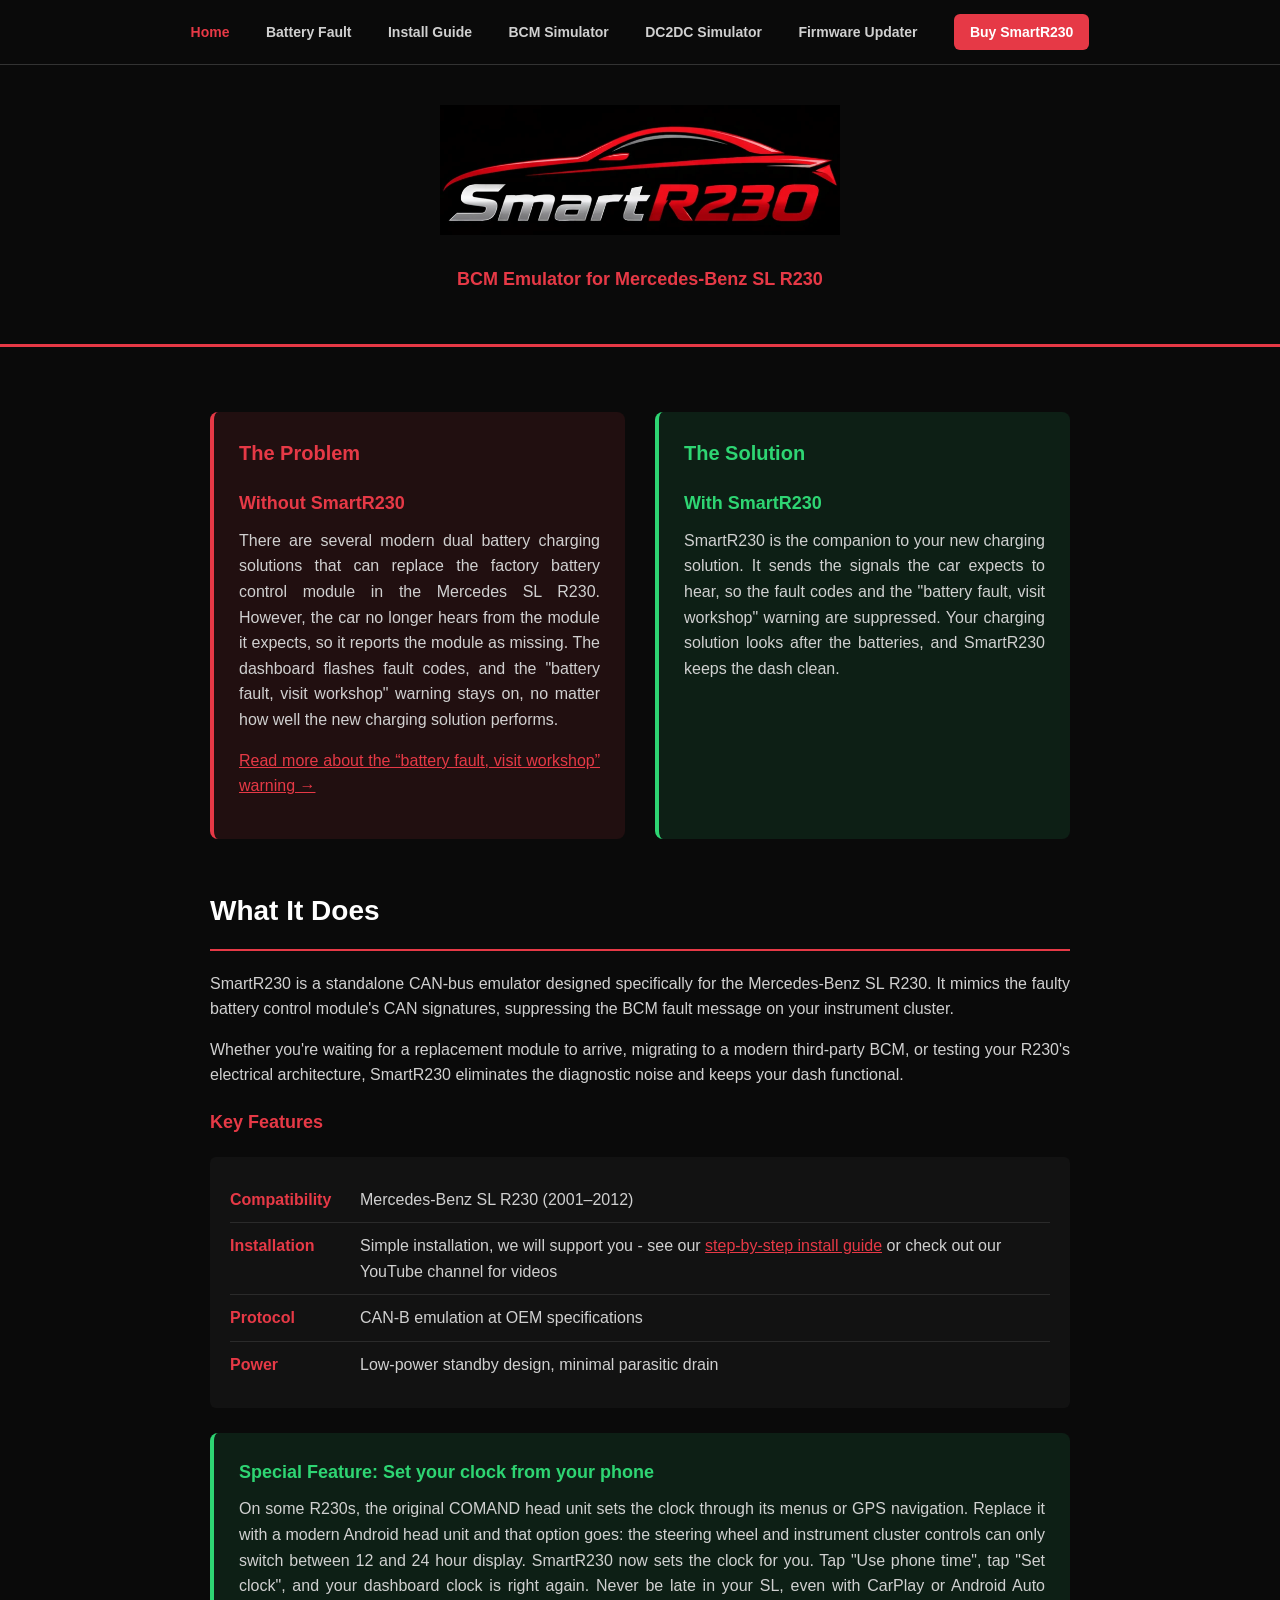
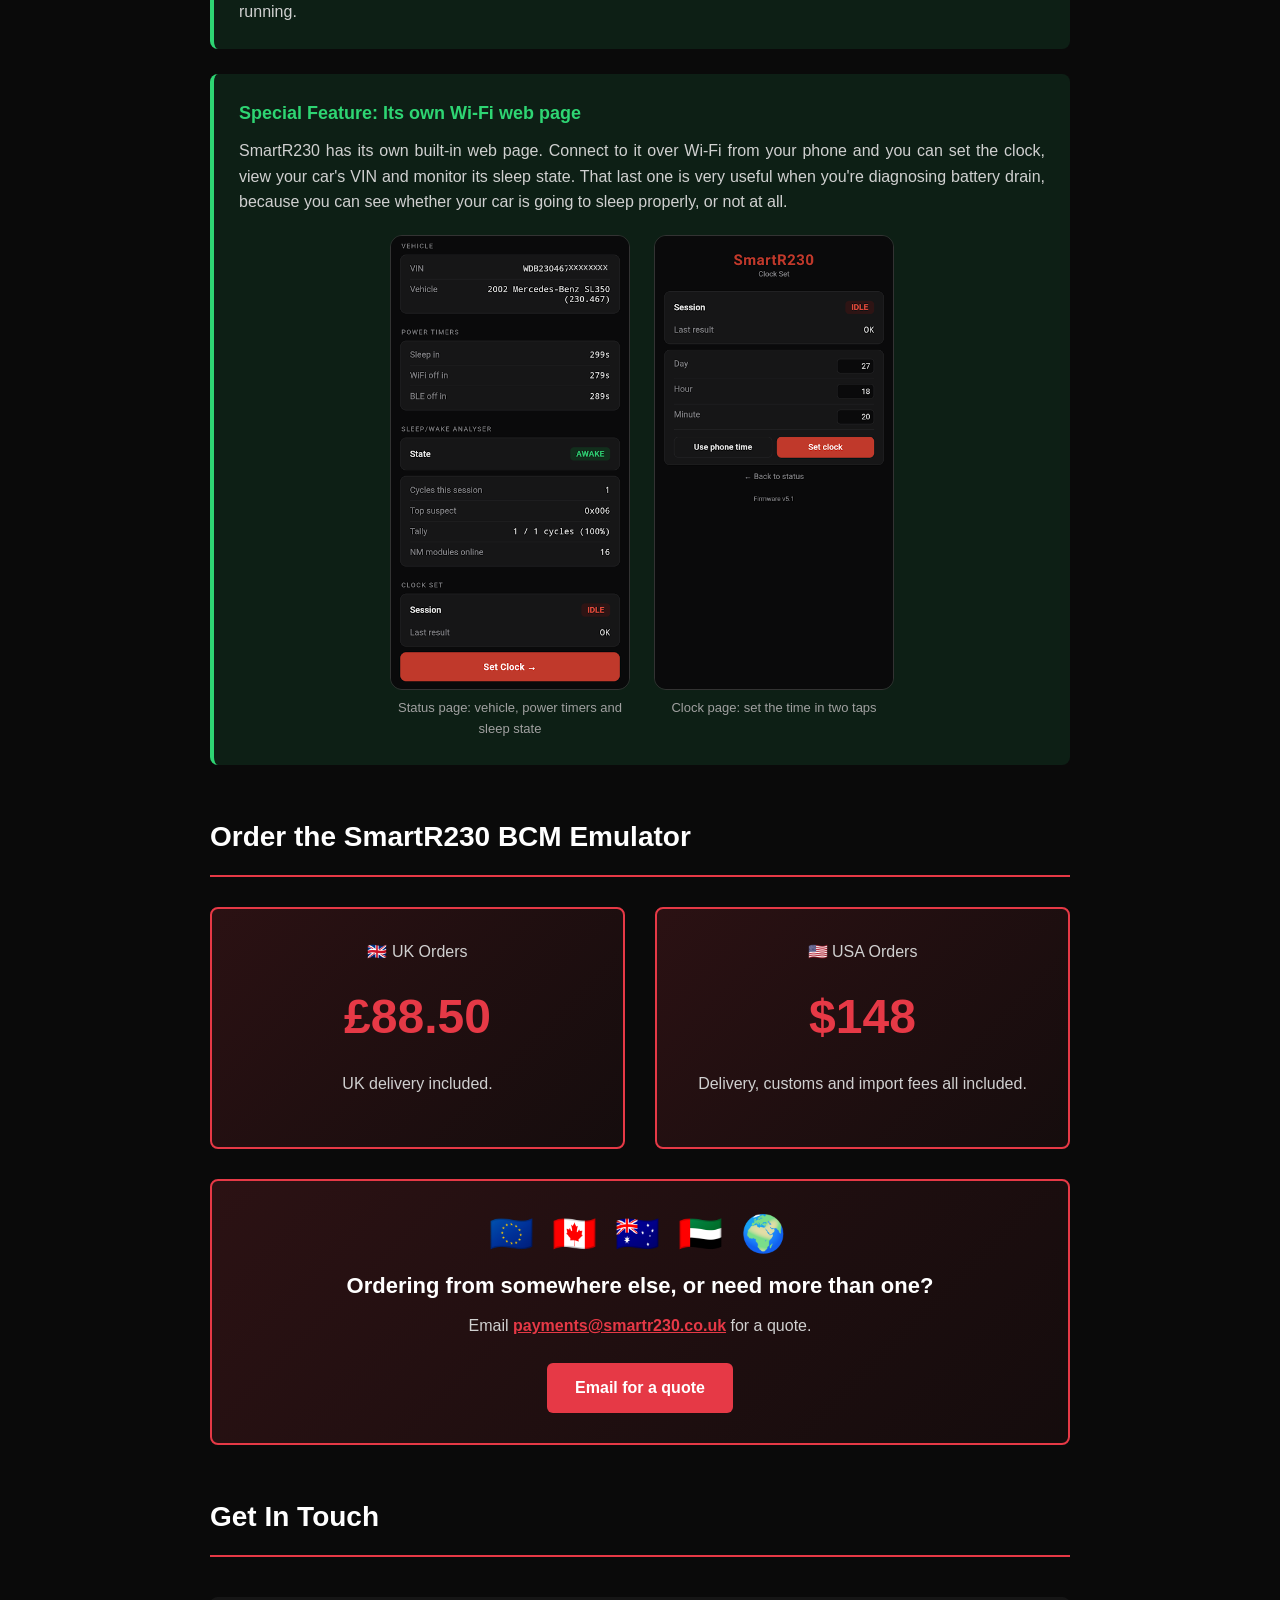
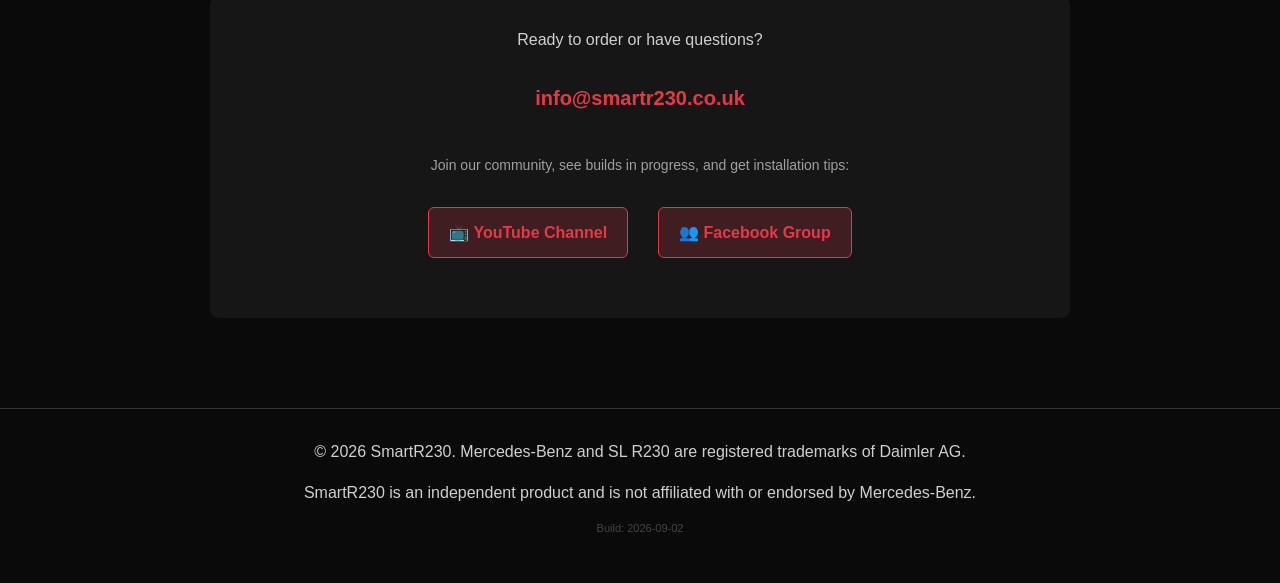
<file: index.html>
<!DOCTYPE html>
<html lang="en">
<head>
    <meta charset="UTF-8">
    <meta name="viewport" content="width=device-width, initial-scale=1.0">
    <title>SmartR230 BCM Emulator for Mercedes SL R230 | Battery Fault Fix</title>
    <meta name="description" content="CAN-bus emulator that clears the R230 SL 'battery fault, visit workshop' warning when you replace the BCM. £88.50 UK / $148 US, delivery included.">
    <link rel="canonical" href="https://smartr230.co.uk/">
    <meta property="og:type" content="website">
    <meta property="og:site_name" content="SmartR230">
    <meta property="og:title" content="SmartR230 BCM Emulator for Mercedes SL R230">
    <meta property="og:description" content="Clears the R230 SL 'battery fault, visit workshop' warning when you replace the BCM. Also sets your dashboard clock from your phone.">
    <meta property="og:url" content="https://smartr230.co.uk/">
    <meta property="og:image" content="https://smartr230.co.uk/assets/smartr230-logo.png">
    <meta name="twitter:card" content="summary">
    <script type="application/ld+json">
    {
      "@context": "https://schema.org",
      "@type": "Product",
      "name": "SmartR230 BCM Emulator",
      "description": "CAN-B bus emulator for the Mercedes-Benz SL R230 (2001-2012). Replaces the signals of the factory battery control module so the 'battery fault, visit workshop' warning and BCM fault codes are suppressed when a third-party dual battery charging solution is fitted.",
      "image": "https://smartr230.co.uk/assets/smartr230-logo.png",
      "url": "https://smartr230.co.uk/",
      "brand": { "@type": "Brand", "name": "SmartR230" },
      "offers": [
        {
          "@type": "Offer",
          "url": "https://smartr230.co.uk/#order",
          "price": "88.50",
          "priceCurrency": "GBP",
          "availability": "https://schema.org/MadeToOrder",
          "eligibleRegion": { "@type": "Country", "name": "GB" }
        },
        {
          "@type": "Offer",
          "url": "https://smartr230.co.uk/#order",
          "price": "148.00",
          "priceCurrency": "USD",
          "availability": "https://schema.org/MadeToOrder",
          "eligibleRegion": { "@type": "Country", "name": "US" }
        }
      ]
    }
    </script>
    <link rel="preconnect" href="https://www.paypal.com">
    <link rel="icon" href="assets/favicon.ico">
    <link rel="stylesheet" href="styles.css">
</head>
<body>
    <nav>
        <a href="/" class="active">Home</a>
        <a href="/r230-battery-fault-visit-workshop">Battery Fault</a>
        <a href="/install-instructions">Install Guide</a>
        <a href="/simulator">BCM Simulator</a>
        <a href="/dc2dc-simulator">DC2DC Simulator</a>
        <a href="/update/flash">Firmware Updater</a>
        <a href="/#order" class="nav-buy">Buy SmartR230</a>
    </nav>

    <header>
        <img src="assets/smartr230-logo.webp" alt="SmartR230 Logo" class="logo" width="789" height="256" style="width: 100%; max-width: 400px; height: auto;">
        <h1 class="tagline">BCM Emulator for Mercedes-Benz SL R230</h1>
    </header>

    <main>
        <section>
            <div class="problem-solution">
                <div class="problem-box">
                    <h2>The Problem</h2>
                    <h3>Without SmartR230</h3>
                    <p>There are several modern dual battery charging solutions that can replace the factory battery control module in the Mercedes SL R230. However, the car no longer hears from the module it expects, so it reports the module as missing. The dashboard flashes fault codes, and the "battery fault, visit workshop" warning stays on, no matter how well the new charging solution performs.</p>
                    <p><a href="/r230-battery-fault-visit-workshop" style="color: #e63946;">Read more about the &ldquo;battery fault, visit workshop&rdquo; warning &rarr;</a></p>
                </div>
                <div class="solution-box">
                    <h2>The Solution</h2>
                    <h3>With SmartR230</h3>
                    <p>SmartR230 is the companion to your new charging solution. It sends the signals the car expects to hear, so the fault codes and the "battery fault, visit workshop" warning are suppressed. Your charging solution looks after the batteries, and SmartR230 keeps the dash clean.</p>
                </div>
            </div>
        </section>

        <section>
            <h2>What It Does</h2>
            <p>SmartR230 is a standalone CAN-bus emulator designed specifically for the Mercedes-Benz SL R230. It mimics the faulty battery control module's CAN signatures, suppressing the BCM fault message on your instrument cluster.</p>
            <p>Whether you're waiting for a replacement module to arrive, migrating to a modern third-party BCM, or testing your R230's electrical architecture, SmartR230 eliminates the diagnostic noise and keeps your dash functional.</p>

            <h3>Key Features</h3>
            <div class="specs">
                <div class="spec-item">
                    <div class="spec-label">Compatibility</div>
                    <div class="spec-value">Mercedes-Benz SL R230 (2001–2012)</div>
                </div>
                <div class="spec-item">
                    <div class="spec-label">Installation</div>
                    <div class="spec-value">Simple installation, we will support you - see our <a href="/install-instructions" style="color: #e63946;">step-by-step install guide</a> or check out our YouTube channel for videos</div>
                </div>
                <div class="spec-item">
                    <div class="spec-label">Protocol</div>
                    <div class="spec-value">CAN-B emulation at OEM specifications</div>
                </div>
                <div class="spec-item">
                    <div class="spec-label">Power</div>
                    <div class="spec-value">Low-power standby design, minimal parasitic drain</div>
                </div>
            </div>

            <div class="solution-box" style="margin-top: 25px;">
                <h3 style="margin-top: 0;">Special Feature: Set your clock from your phone</h3>
                <p style="margin-bottom: 0;">On some R230s, the original COMAND head unit sets the clock through its menus or GPS navigation. Replace it with a modern Android head unit and that option goes: the steering wheel and instrument cluster controls can only switch between 12 and 24 hour display. SmartR230 now sets the clock for you. Tap "Use phone time", tap "Set clock", and your dashboard clock is right again. Never be late in your SL, even with CarPlay or Android Auto running.</p>
            </div>

            <div class="solution-box" style="margin-top: 25px;">
                <h3 style="margin-top: 0;">Special Feature: Its own Wi-Fi web page</h3>
                <p>SmartR230 has its own built-in web page. Connect to it over Wi-Fi from your phone and you can set the clock, view your car's VIN and monitor its sleep state. That last one is very useful when you're diagnosing battery drain, because you can see whether your car is going to sleep properly, or not at all.</p>
                <div class="screenshot-pair">
                    <figure>
                        <img src="assets/wifi-status-page.png" width="410" height="781" alt="SmartR230 status page showing the vehicle, power timers and sleep/wake analyser" loading="lazy">
                        <figcaption>Status page: vehicle, power timers and sleep state</figcaption>
                    </figure>
                    <figure>
                        <img src="assets/wifi-clock-page.png" width="410" height="781" alt="SmartR230 clock set page with day, hour and minute fields and a Use phone time button" loading="lazy">
                        <figcaption>Clock page: set the time in two taps</figcaption>
                    </figure>
                </div>
            </div>
        </section>

        <section id="order">
            <h2>Order the SmartR230 BCM Emulator</h2>
            <div class="pricing-options">
                <div class="pricing">
                    <p>🇬🇧 UK Orders</p>
                    <div class="price">£88.50</div>
                    <p>UK delivery included.</p>
                    <div id="paypal-button-container-uk" style="max-width: 320px; margin: 20px auto 0;"></div>
                </div>
                <div class="pricing">
                    <p>🇺🇸 USA Orders</p>
                    <div class="price">$148</div>
                    <p>Delivery, customs and import fees all included.</p>
                    <div id="paypal-button-container-us" style="max-width: 320px; margin: 20px auto 0;"></div>
                </div>
            </div>
            <p id="paypal-status" style="text-align: center; margin-top: 15px;"></p>
            <div class="pricing quote-box">
                <div class="quote-flags" role="img" aria-label="Flags of the European Union, Canada, Australia and the United Arab Emirates">🇪🇺 🇨🇦 🇦🇺 🇦🇪 🌍</div>
                <h3>Ordering from somewhere else, or need more than one?</h3>
                <p>Email <a href="mailto:payments@smartr230.co.uk">payments@smartr230.co.uk</a> for a quote.</p>
                <a class="quote-btn" href="mailto:payments@smartr230.co.uk?subject=SmartR230%20quote%20request">Email for a quote</a>
            </div>
        </section>

        <script src="https://www.paypal.com/sdk/js?client-id=BAAcSpW-dT9A1tea4xLPq87EJvD2j2VQxBCmRavNt0XgtLC7FP1upBULn8gwcmB4dkuerIxoNvjFxgDM7o&currency=GBP&components=buttons" data-namespace="paypal_uk"></script>
        <script src="https://www.paypal.com/sdk/js?client-id=BAAcSpW-dT9A1tea4xLPq87EJvD2j2VQxBCmRavNt0XgtLC7FP1upBULn8gwcmB4dkuerIxoNvjFxgDM7o&currency=USD&components=buttons" data-namespace="paypal_us"></script>
        <script>
            function showPaypalStatus(msg) {
                document.getElementById('paypal-status').textContent = msg;
            }

            paypal_uk.Buttons({
                style: { color: 'gold', shape: 'rect', label: 'paypal' },
                createOrder: function(data, actions) {
                    return actions.order.create({
                        purchase_units: [{
                            description: 'SmartR230 BCM Emulator (UK delivery included)',
                            amount: { value: '88.50', currency_code: 'GBP' }
                        }]
                    });
                },
                onApprove: function(data, actions) {
                    return actions.order.capture().then(function(details) {
                        showPaypalStatus('Thanks, ' + details.payer.name.given_name + '! Payment received - a confirmation is on its way from PayPal.');
                    });
                },
                onError: function(err) {
                    showPaypalStatus('Something went wrong with PayPal checkout. Please try again, or email payments@smartr230.co.uk.');
                    console.error('PayPal Buttons error (UK):', err);
                }
            }).render('#paypal-button-container-uk');

            paypal_us.Buttons({
                style: { color: 'gold', shape: 'rect', label: 'paypal' },
                createOrder: function(data, actions) {
                    return actions.order.create({
                        purchase_units: [{
                            description: 'SmartR230 BCM Emulator (delivery, customs and import fees included)',
                            amount: { value: '148.00', currency_code: 'USD' }
                        }]
                    });
                },
                onApprove: function(data, actions) {
                    return actions.order.capture().then(function(details) {
                        showPaypalStatus('Thanks, ' + details.payer.name.given_name + '! Payment received - a confirmation is on its way from PayPal.');
                    });
                },
                onError: function(err) {
                    showPaypalStatus('Something went wrong with PayPal checkout. Please try again, or email payments@smartr230.co.uk.');
                    console.error('PayPal Buttons error (US):', err);
                }
            }).render('#paypal-button-container-us');
        </script>

        <section>
            <h2>Get In Touch</h2>
            <div class="contact-section">
                <p>Ready to order or have questions?</p>
                <a href="mailto:info@smartr230.co.uk" class="email-link">info@smartr230.co.uk</a>

                <p style="margin-top: 25px; font-size: 14px; color: #a0a0a0;">Join our community, see builds in progress, and get installation tips:</p>
                <div class="social-links">
                    <a href="https://www.youtube.com/@SMARTR230" target="_blank" class="social-link">
                        📺 YouTube Channel
                    </a>
                    <a href="https://www.facebook.com/groups/2160781234678879" target="_blank" class="social-link">
                        👥 Facebook Group
                    </a>
                </div>
            </div>
        </section>
    </main>

    <footer>
        <p>&copy; 2026 SmartR230. Mercedes-Benz and SL R230 are registered trademarks of Daimler AG.</p>
        <p>SmartR230 is an independent product and is not affiliated with or endorsed by Mercedes-Benz.</p>
        <p style="font-size: 11px; color: #444; margin-top: 10px;">Build: 2026-09-02</p>
    </footer>
</body>
</html>
</file>
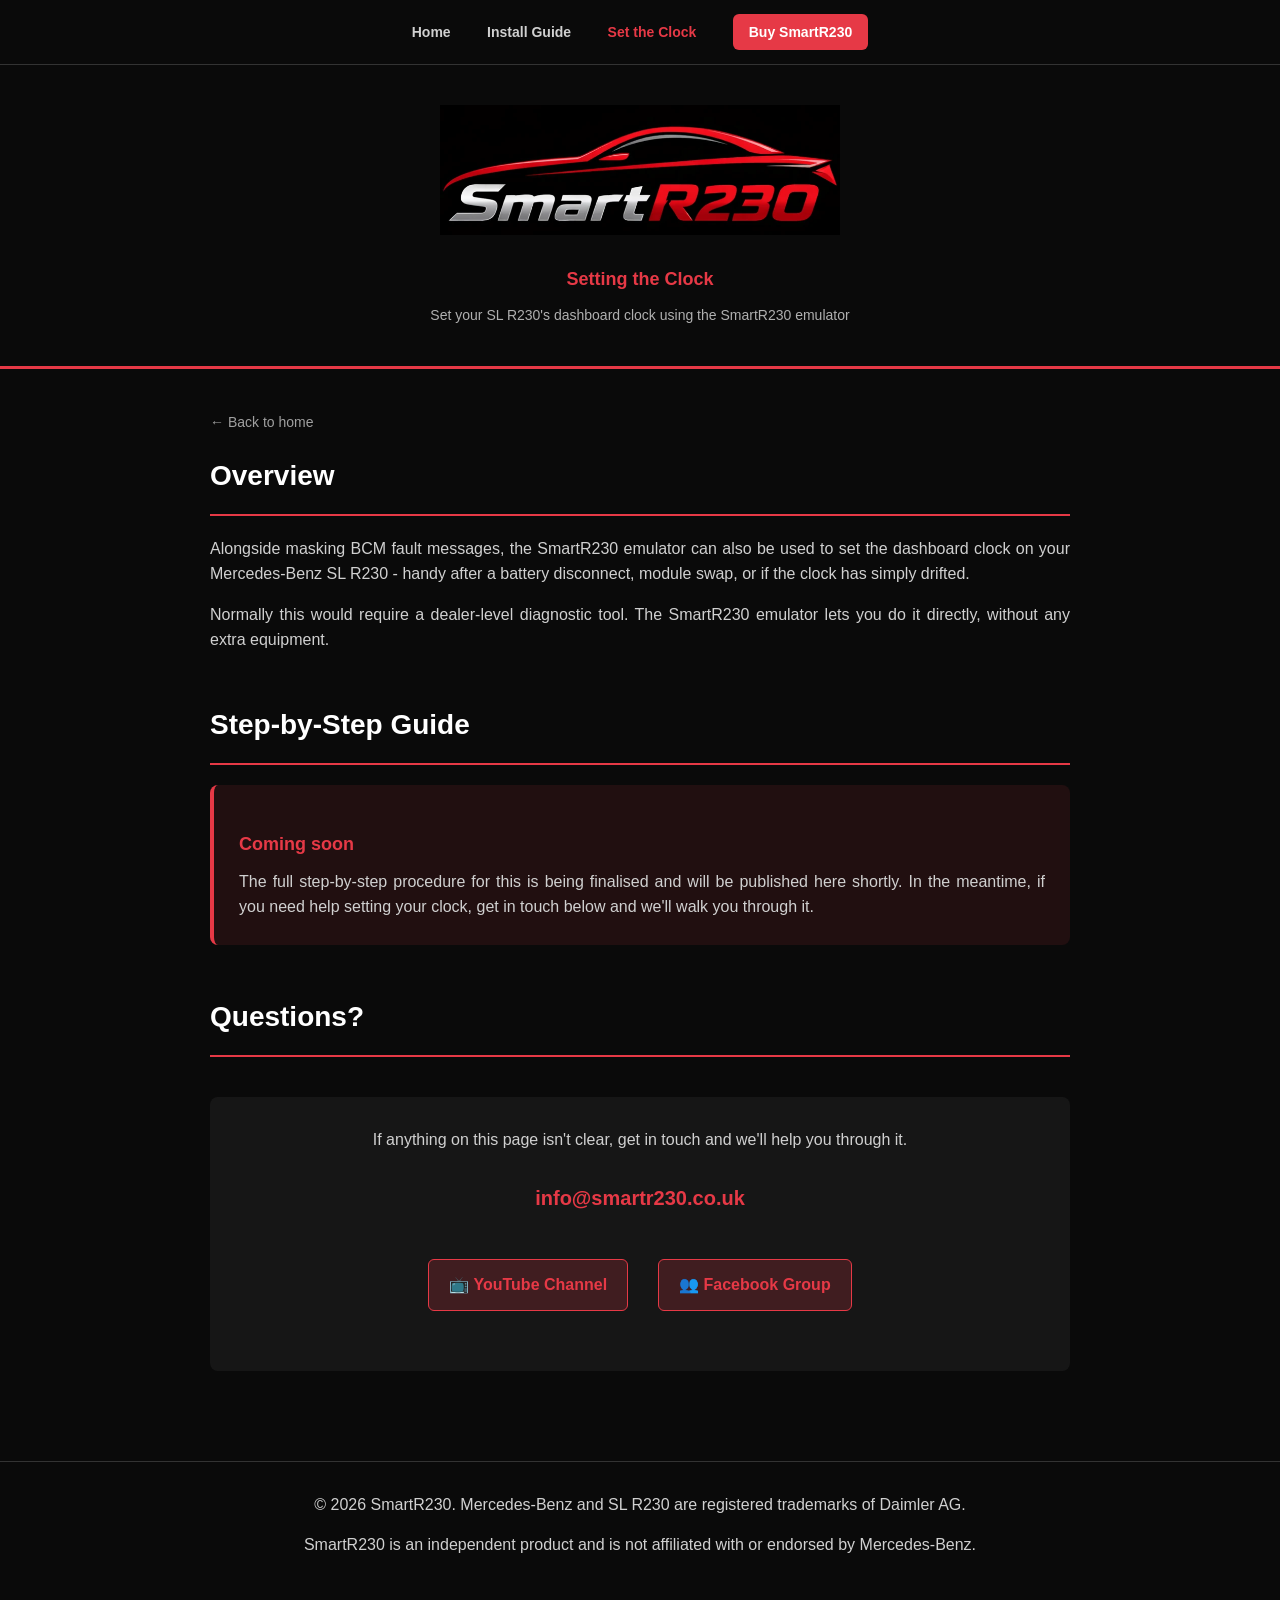
<file: clock-time.html>
<!DOCTYPE html>
<html lang="en">
<head>
    <meta charset="UTF-8">
    <meta name="viewport" content="width=device-width, initial-scale=1.0">
    <title>Setting the Clock - SmartR230</title>
    <meta name="description" content="How to set the dashboard clock on a Mercedes-Benz SL R230 using the SmartR230 BCM emulator.">
    <meta name="robots" content="noindex, nofollow">
    <link rel="icon" href="assets/favicon.ico">
    <link rel="stylesheet" href="styles.css">
</head>
<body>
    <nav>
        <a href="/">Home</a>
        <a href="/install-instructions">Install Guide</a>
        <a href="/clock-time" class="active">Set the Clock</a>
        <a href="/#order" class="nav-buy">Buy SmartR230</a>
    </nav>

    <header>
        <img src="assets/smartr230-logo.webp" alt="SmartR230 Logo" class="logo" width="789" height="256" style="width: 100%; max-width: 400px; height: auto;">
        <div class="tagline">Setting the Clock</div>
        <div class="subtitle">Set your SL R230's dashboard clock using the SmartR230 emulator</div>
    </header>

    <main>
        <a href="/" class="back-link">&larr; Back to home</a>

        <section>
            <h2>Overview</h2>
            <p>Alongside masking BCM fault messages, the SmartR230 emulator can also be used to set the dashboard clock on your Mercedes-Benz SL R230 - handy after a battery disconnect, module swap, or if the clock has simply drifted.</p>
            <p>Normally this would require a dealer-level diagnostic tool. The SmartR230 emulator lets you do it directly, without any extra equipment.</p>
        </section>

        <section>
            <h2>Step-by-Step Guide</h2>
            <div class="problem-box">
                <h3>Coming soon</h3>
                <p style="margin-bottom: 0;">The full step-by-step procedure for this is being finalised and will be published here shortly. In the meantime, if you need help setting your clock, get in touch below and we'll walk you through it.</p>
            </div>
        </section>

        <section>
            <h2>Questions?</h2>
            <div class="contact-section">
                <p>If anything on this page isn't clear, get in touch and we'll help you through it.</p>
                <a href="mailto:info@smartr230.co.uk" class="email-link">info@smartr230.co.uk</a>
                <div class="social-links">
                    <a href="https://www.youtube.com/@SMARTR230" target="_blank" class="social-link">
                        📺 YouTube Channel
                    </a>
                    <a href="https://www.facebook.com/groups/2160781234678879" target="_blank" class="social-link">
                        👥 Facebook Group
                    </a>
                </div>
            </div>
        </section>
    </main>

    <footer>
        <p>&copy; 2026 SmartR230. Mercedes-Benz and SL R230 are registered trademarks of Daimler AG.</p>
        <p>SmartR230 is an independent product and is not affiliated with or endorsed by Mercedes-Benz.</p>
    </footer>
</body>
</html>
</file>
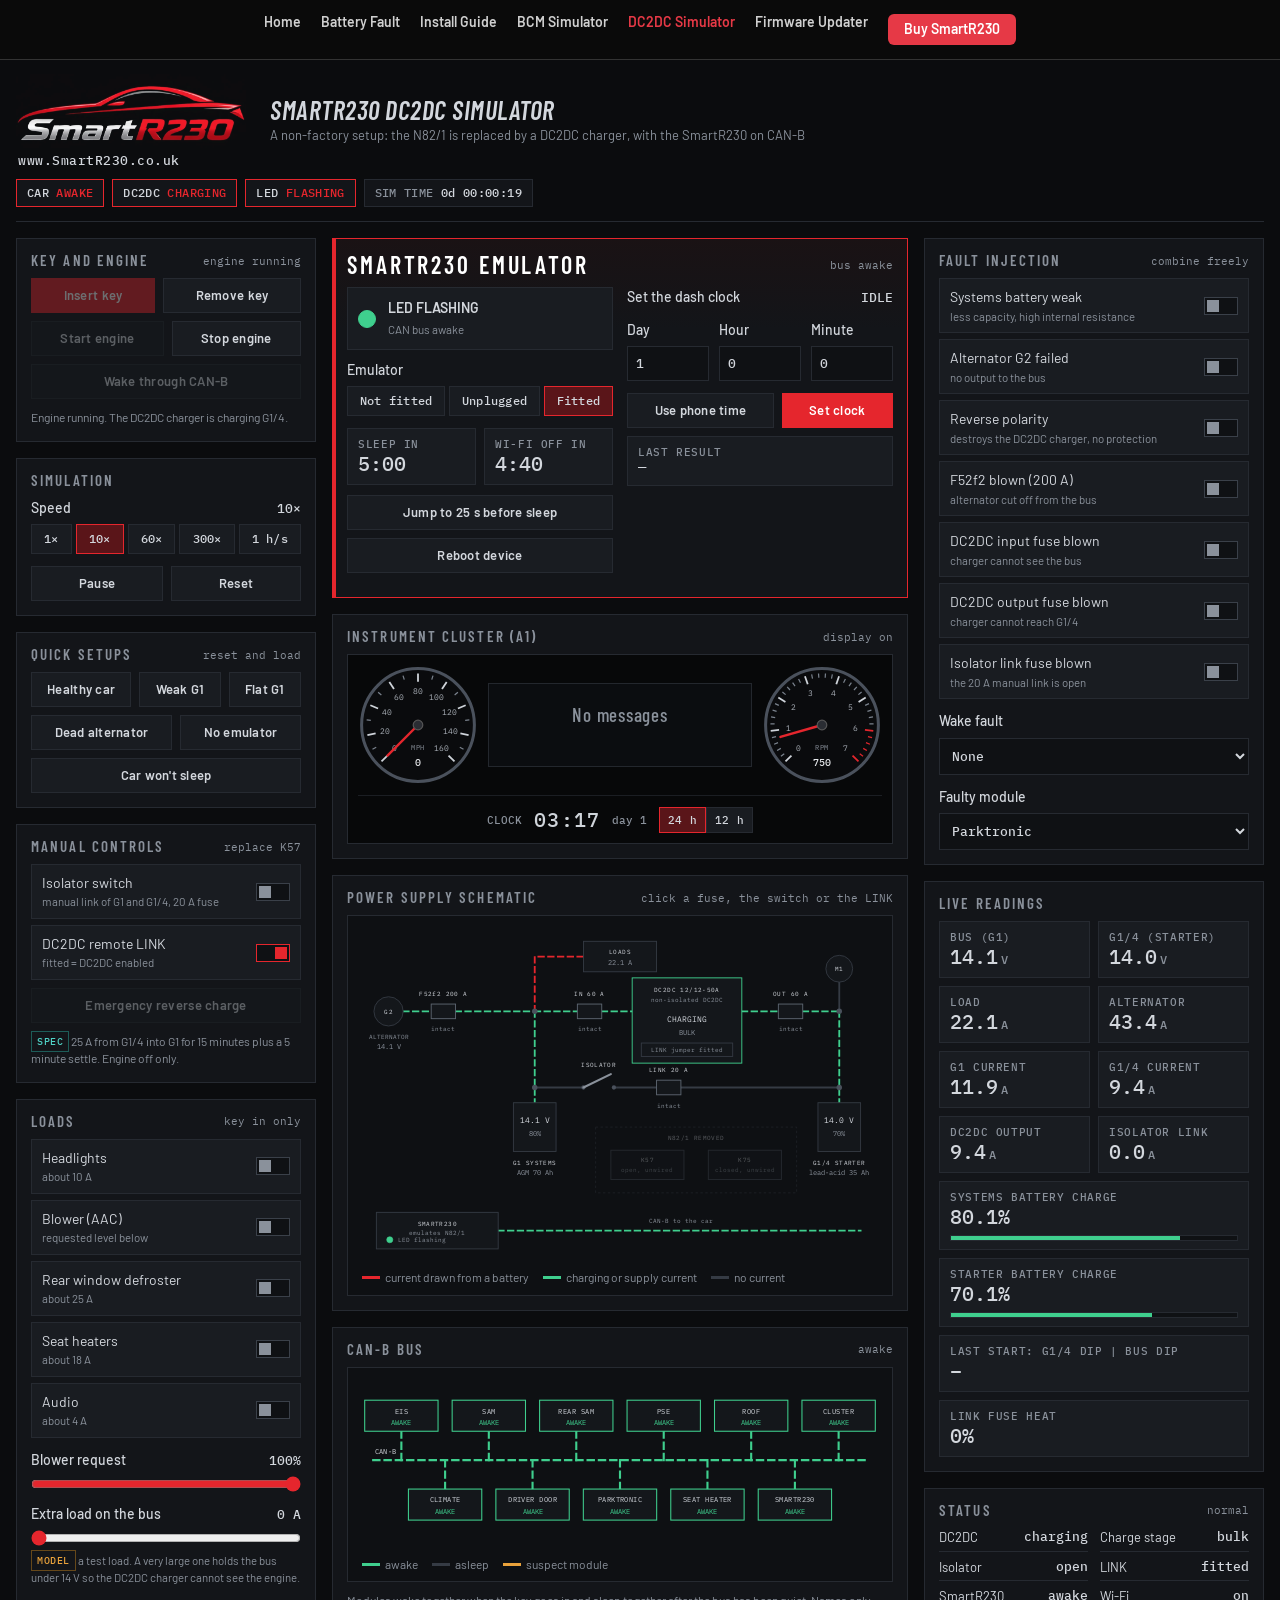
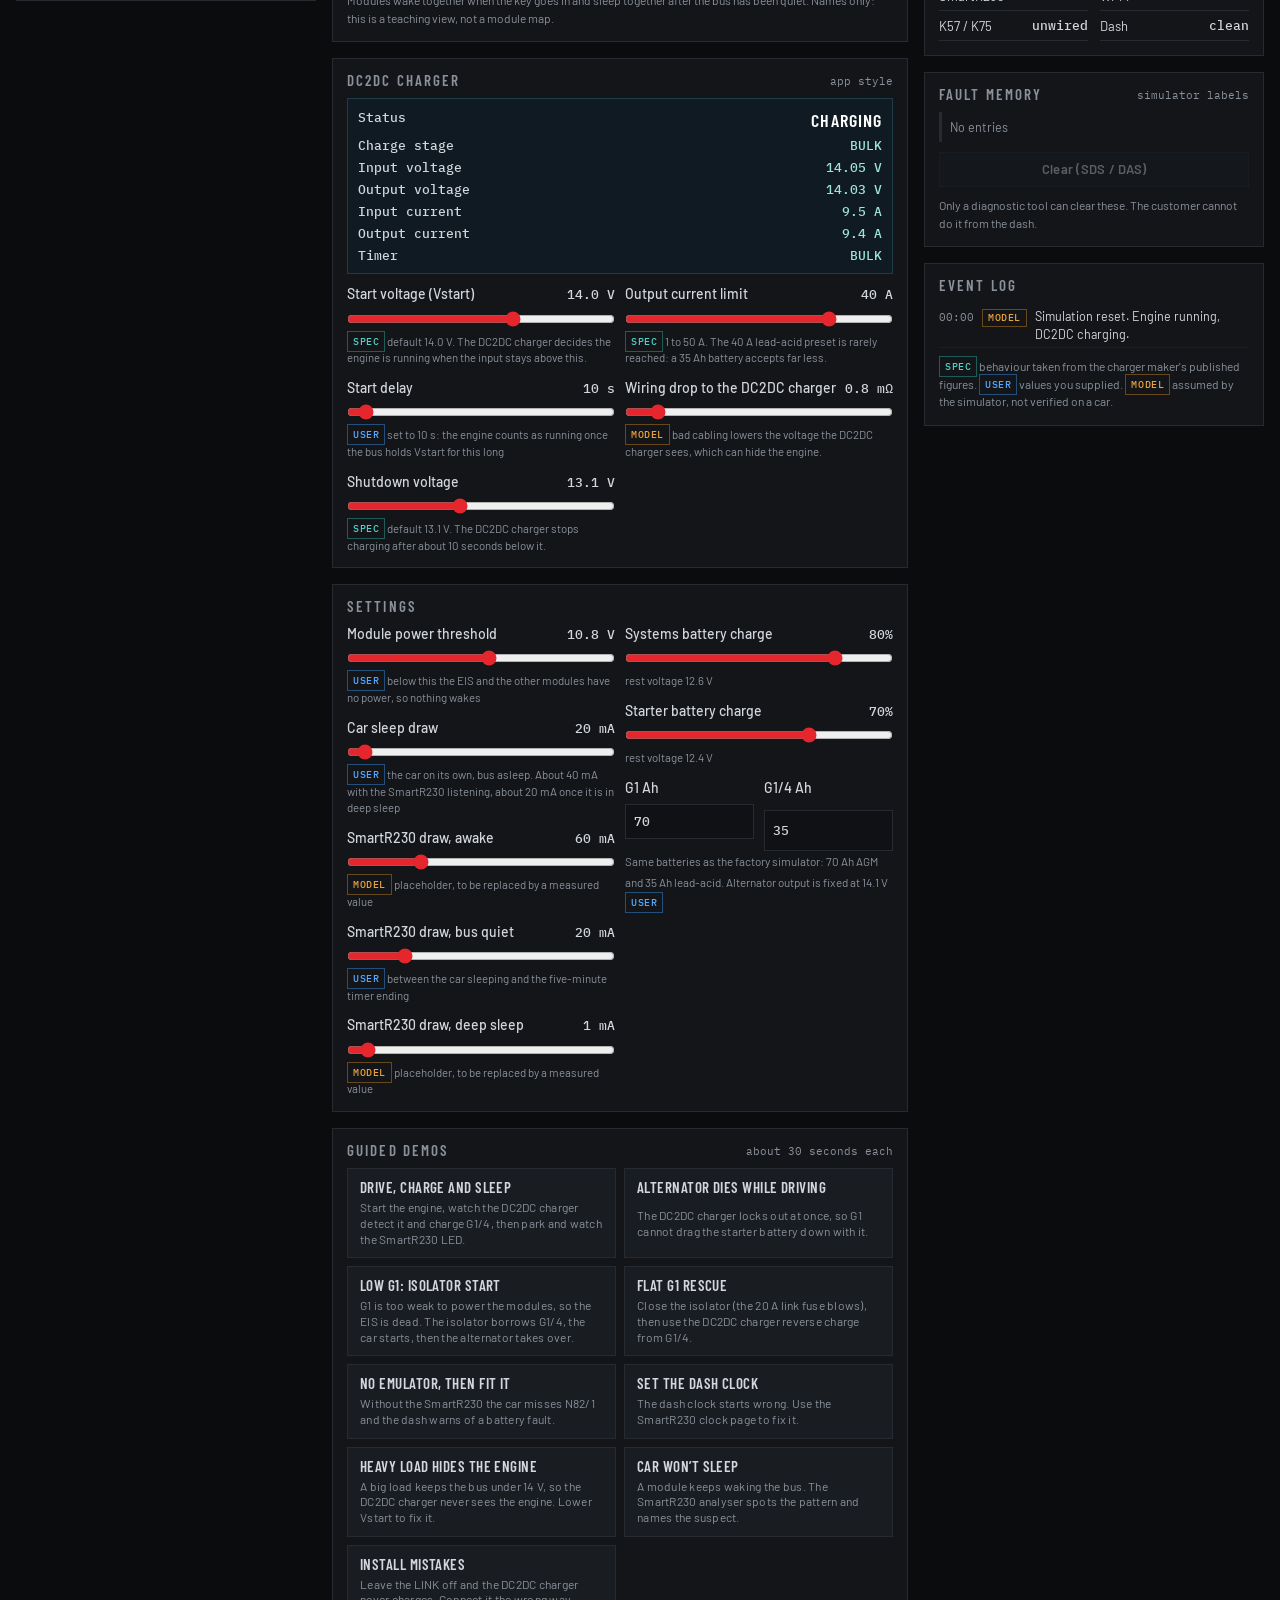
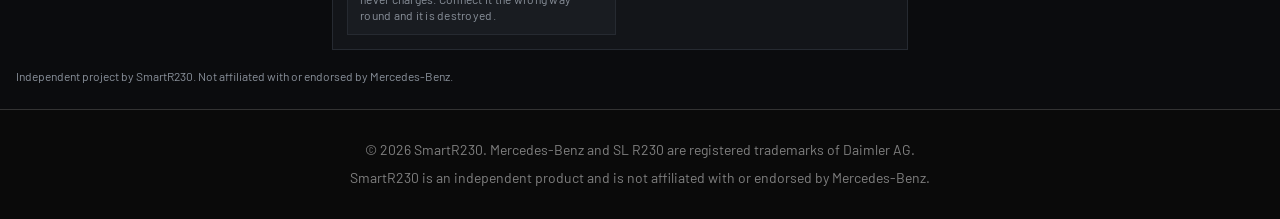
<file: dc2dc-simulator.html>
<!DOCTYPE html>
<html lang="en">
<head>
<meta charset="UTF-8">
<meta name="viewport" content="width=device-width, initial-scale=1.0">
<title>SmartR230 DC2DC Simulator | SmartR230</title>
<meta name="description" content="Interactive simulator of an R230 dual-battery setup where the BCM is replaced by a DC2DC charger and a SmartR230. Run guided demos, inject faults and watch both batteries and the dash respond.">
<link rel="canonical" href="https://smartr230.co.uk/dc2dc-simulator">
<meta property="og:type" content="website">
<meta property="og:site_name" content="SmartR230">
<meta property="og:title" content="SmartR230 DC2DC Simulator">
<meta property="og:description" content="Try an R230 dual-battery setup with a DC2DC charger and a SmartR230 in your browser: run guided demos and inject faults.">
<meta property="og:url" content="https://smartr230.co.uk/dc2dc-simulator">
<meta property="og:image" content="https://smartr230.co.uk/assets/smartr230-logo.png">
<meta name="twitter:card" content="summary">
<meta name="color-scheme" content="dark">
<link rel="icon" href="/assets/favicon.ico">
<link rel="preload" href="/assets/fonts/barlow-latin-400-normal.woff2" as="font" type="font/woff2" crossorigin>
<link rel="stylesheet" href="/assets/simulator/dc2dc.css">
</head>
<body>
<nav class="site-nav" aria-label="Site">
  <a href="/">Home</a>
  <a href="/r230-battery-fault-visit-workshop">Battery Fault</a>
  <a href="/install-instructions">Install Guide</a>
  <a href="/simulator">BCM Simulator</a>
  <a href="/dc2dc-simulator" class="active" aria-current="page">DC2DC Simulator</a>
  <a href="/update/flash">Firmware Updater</a>
  <a href="/#order" class="nav-buy">Buy SmartR230</a>
</nav>

<div class="wrap">

<header class="top">
  <div class="brand">
    <a class="logo-link" href="https://smartr230.co.uk/" aria-label="SmartR230 website">
      <img class="logo" alt="SmartR230" src="/assets/smartr230-logo.webp" width="789" height="256">
    </a>
    <a class="site" href="https://smartr230.co.uk/">www.SmartR230.co.uk</a>
  </div>
  <div class="ttl">
    <h1>SmartR230 DC2DC Simulator</h1>
    <p>A non-factory setup: the N82/1 is replaced by a DC2DC charger, with the SmartR230 on CAN-B</p>
  </div>
  <div class="chips" aria-live="polite">
    <span class="chip" id="chipCar">CAR <b id="vCar">ASLEEP</b></span>
    <span class="chip" id="chipOri">DC2DC <b id="vOri">WAITING</b></span>
    <span class="chip" id="chipLed">LED <b id="vLed">STEADY</b></span>
    <span class="chip">SIM TIME <b id="vClock">0d 00:00:00</b></span>
  </div>
</header>

<div class="bench">

<!-- LEFT: operate -->
<aside class="col col-l">

  <section class="panel">
    <h2>Key and engine <em id="vKey">key out</em></h2>
    <div class="row" style="margin-bottom:8px">
      <button id="bKeyIn" class="go">Insert key</button>
      <button id="bKeyOut">Remove key</button>
    </div>
    <div class="row" style="margin-bottom:8px">
      <button id="bStart">Start engine</button>
      <button id="bStop">Stop engine</button>
    </div>
    <button id="bWake" style="width:100%">Wake through CAN-B</button>
    <p class="note" id="vNote">Inserting the key wakes the CAN-B bus.</p>
  </section>

  <section class="panel">
    <h2>Simulation</h2>
    <div class="fld">
      <span class="lab">Speed <output id="oSpeed">10×</output></span>
      <div class="seg" id="segSpeed" role="group" aria-label="Simulation speed">
        <button data-s="1" aria-pressed="false">1×</button>
        <button data-s="10" aria-pressed="true">10×</button>
        <button data-s="60" aria-pressed="false">60×</button>
        <button data-s="300" aria-pressed="false">300×</button>
        <button data-s="3600" aria-pressed="false">1 h/s</button>
      </div>
    </div>
    <div class="row">
      <button id="bRun">Pause</button>
      <button id="bReset">Reset</button>
    </div>
  </section>

  <section class="panel">
    <h2>Quick setups <em>reset and load</em></h2>
    <div class="row" id="scen">
      <button data-sc="healthy">Healthy car</button>
      <button data-sc="weak">Weak G1</button>
      <button data-sc="flat">Flat G1</button>
      <button data-sc="deadalt">Dead alternator</button>
      <button data-sc="noemu">No emulator</button>
      <button data-sc="wontsleep">Car won't sleep</button>
    </div>
  </section>

  <section class="panel">
    <h2>Manual controls <em>replace K57</em></h2>
    <div class="faults">
      <label class="fault"><span>Isolator switch<small>manual link of G1 and G1/4, 20 A fuse</small></span><input type="checkbox" id="mIso"><i class="sw"></i></label>
      <label class="fault"><span>DC2DC remote LINK<small>fitted = DC2DC enabled</small></span><input type="checkbox" id="mLink" checked><i class="sw"></i></label>
    </div>
    <button id="bRev" style="width:100%;margin-top:8px">Emergency reverse charge</button>
    <p class="note"><span class="tag t-vic">SPEC</span> 25 A from G1/4 into G1 for 15 minutes plus a 5 minute settle. Engine off only.</p>
  </section>

  <section class="panel">
    <h2>Loads <em>key in only</em></h2>
    <div class="faults" id="loads">
      <label class="fault"><span>Headlights<small>about 10 A</small></span><input type="checkbox" id="lHead"><i class="sw"></i></label>
      <label class="fault"><span>Blower (AAC)<small>requested level below</small></span><input type="checkbox" id="lBlow"><i class="sw"></i></label>
      <label class="fault"><span>Rear window defroster<small>about 25 A</small></span><input type="checkbox" id="lDef"><i class="sw"></i></label>
      <label class="fault"><span>Seat heaters<small>about 18 A</small></span><input type="checkbox" id="lSeat"><i class="sw"></i></label>
      <label class="fault"><span>Audio<small>about 4 A</small></span><input type="checkbox" id="lAud"><i class="sw"></i></label>
    </div>
    <div class="fld" style="margin-top:12px">
      <label for="rBlow">Blower request <output id="oBlow">100%</output></label>
      <input type="range" id="rBlow" min="20" max="100" step="5" value="100">
    </div>
    <div class="fld">
      <label for="rExtra">Extra load on the bus <output id="oExtra">0 A</output></label>
      <input type="range" id="rExtra" min="0" max="120" step="5" value="0">
      <small><span class="tag t-model">MODEL</span> a test load. A very large one holds the bus under 14 V so the DC2DC charger cannot see the engine.</small>
    </div>
  </section>

</aside>

<!-- CENTRE: see -->
<main class="col col-c">

  <section class="panel hero" id="srPanel">
    <h2>SmartR230 emulator <em id="vEmuState">listening</em></h2>
    <div class="srgrid">
      <div>
        <div class="ledrow"><i class="ledbig" id="ledBig"></i><div><b id="ledTxt">LED</b><br><small id="ledSub" style="color:var(--dim)"></small></div></div>
        <div class="fld">
          <span class="lab">Emulator</span>
          <div class="seg" id="segEmu" role="group" aria-label="SmartR230 fitted">
            <button data-e="none" aria-pressed="false">Not fitted</button>
            <button data-e="off" aria-pressed="false">Unplugged</button>
            <button data-e="on" aria-pressed="true">Fitted</button>
          </div>
        </div>
        <div class="stats" style="margin-bottom:10px">
          <div class="stat"><small>Sleep in</small><b id="srSleep">5:00</b></div>
          <div class="stat"><small>Wi-Fi off in</small><b id="srWifi">4:40</b></div>
        </div>
        <div class="row" style="margin-bottom:10px">
          <button id="bJump">Jump to 25 s before sleep</button>
          <button id="bReboot">Reboot device</button>
        </div>
        <p class="note" id="srWarn" hidden style="color:var(--amber)">Master signal absent but the bus is active: another module is keeping the car awake.</p>
      </div>
      <div>
        <div class="fld"><span class="lab">Set the dash clock <output id="srSess">IDLE</output></span></div>
        <div class="tri">
          <div class="fld"><label for="csDd">Day</label><input type="number" id="csDd" min="1" max="31" value="1"></div>
          <div class="fld"><label for="csHh">Hour</label><input type="number" id="csHh" min="0" max="23" value="0"></div>
          <div class="fld"><label for="csMm">Minute</label><input type="number" id="csMm" min="0" max="59" value="0"></div>
        </div>
        <div class="row" style="margin-bottom:8px">
          <button id="bPhone">Use phone time</button>
          <button id="bSetClock" class="go">Set clock</button>
        </div>
        <div class="stat"><small>Last result</small><b id="srRes" style="font-size:14px">&mdash;</b></div>
      </div>
    </div>
  </section>


  <section class="panel">
    <h2>Instrument cluster (A1) <em id="vCl">display off</em></h2>
    <div class="cluster">
      <svg class="gg big" id="gSpd" viewBox="0 0 200 200" role="img" aria-label="Speedometer"></svg>
      <div class="mfd c0 off" id="mfd" role="status">
        <svg id="mfdIcon" viewBox="0 0 64 44" fill="none" stroke="currentColor" stroke-width="3" aria-hidden="true"><rect x="4" y="12" width="56" height="30"/><path d="M14 12V5h10v7M40 12V5h10v7M14 27h12M38 27h12M44 21v12"/></svg>
        <div><div class="msg" id="mfdMsg">&nbsp;</div><span class="sub" id="mfdSub">&nbsp;</span></div>
      </div>
      <svg class="gg big" id="gRpm" viewBox="0 0 200 200" role="img" aria-label="Rev counter"></svg>
      <div class="clk off" id="clk">
        <small>CLOCK</small><b id="clkT">03:17</b><small id="clkD">day 1</small>
        <span class="tog" role="group" aria-label="Clock format">
          <button data-h="24" aria-pressed="true">24 h</button><button data-h="12" aria-pressed="false">12 h</button>
        </span>
      </div>
    </div>
  </section>

  <section class="panel">
    <h2>Power supply schematic <em>click a fuse, the switch or the LINK</em></h2>
    <div class="schem">
      <svg viewBox="0 0 880 560" role="img" aria-label="Schematic of the converted system: alternator G2, fuse F52f2, the bus with systems battery G1 and loads, a manual isolator switch with a 20 amp fuse, and the DC2DC charger charging the starter battery G1/4. The N82/1 area is shown removed. The SmartR230 sits on CAN-B.">
        <!-- wires -->
        <path class="w" id="wAlt1" d="M84 150H130"/>
        <path class="w" id="wAlt2" d="M170 150H300"/>
        <path class="w" id="wLoad" d="M300 150V60H380"/>
        <path class="w" id="wG1" d="M300 150V300"/>
        <path class="w" id="wIn1" d="M300 150H370"/>
        <path class="w" id="wIn2" d="M410 150H460"/>
        <path class="w" id="wOut1" d="M640 150H700"/>
        <path class="w" id="wOut2" d="M740 150H800"/>
        <path class="w" id="wB4" d="M800 150V300"/>
        <path class="w" id="wM1" d="M800 150V102"/>
        <path class="w" id="wLk1" d="M300 275H380"/>
        <path class="w" id="wLk2" d="M430 275H500"/>
        <path class="w" id="wLk3" d="M540 275H800"/>
        <circle class="nd" cx="300" cy="150" r="4.5"/>
        <circle class="nd" cx="300" cy="275" r="4.5"/>
        <circle class="nd" cx="800" cy="150" r="4.5"/>
        <circle class="nd" cx="800" cy="275" r="4.5"/>

        <!-- G2 -->
        <circle class="box" id="g2c" cx="60" cy="150" r="24"/>
        <text x="60" y="154" text-anchor="middle" class="lab">G2</text>
        <text x="60" y="196" text-anchor="middle" style="font-size:10px">ALTERNATOR</text>
        <text x="60" y="212" text-anchor="middle" id="svG2">14.1 V</text>

        <!-- loads -->
        <rect class="box" x="380" y="35" width="120" height="50"/>
        <text x="440" y="56" text-anchor="middle" class="lab">LOADS</text>
        <text x="440" y="74" text-anchor="middle" id="svLoad">0.0 A</text>

        <!-- DC2DC -->
        <rect class="box" id="oriBox" x="460" y="95" width="180" height="140"/>
        <text x="550" y="118" text-anchor="middle" class="lab">DC2DC 12/12-50A</text>
        <text x="550" y="134" text-anchor="middle" style="font-size:9.5px">non-isolated DC2DC</text>
        <text x="550" y="168" text-anchor="middle" class="big" id="svOri">WAITING</text>
        <text x="550" y="188" text-anchor="middle" id="svOriT">&nbsp;</text>
        <g class="toggle" id="linkTog" role="button" tabindex="0" aria-label="Remote LINK jumper. Activate to fit or remove it.">
          <rect class="box" id="linkBox" x="475" y="202" width="150" height="22"/>
          <text x="550" y="217" text-anchor="middle" id="svLink" style="font-size:10px">LINK jumper fitted</text>
        </g>

        <!-- G1 and G1/4 -->
        <rect class="box" id="b1" x="265" y="300" width="70" height="80"/>
        <text x="300" y="334" text-anchor="middle" class="big" id="sv1v">12.6 V</text>
        <text x="300" y="354" text-anchor="middle" id="sv1s">80%</text>
        <text x="300" y="402" text-anchor="middle" class="lab">G1 SYSTEMS</text>
        <text x="300" y="418" text-anchor="middle" id="sv1c">AGM 70 Ah</text>

        <circle class="box" cx="800" cy="80" r="22"/>
        <text x="800" y="84" text-anchor="middle" class="lab">M1</text>
        <rect class="box" id="b4" x="765" y="300" width="70" height="80"/>
        <text x="800" y="334" text-anchor="middle" class="big" id="sv4v">12.6 V</text>
        <text x="800" y="354" text-anchor="middle" id="sv4s">70%</text>
        <text x="800" y="402" text-anchor="middle" class="lab">G1/4 STARTER</text>
        <text x="800" y="418" text-anchor="middle" id="sv4c">lead-acid 35 Ah</text>

        <!-- isolator switch -->
        <g class="toggle" id="isoTog" role="button" tabindex="0" aria-label="Manual isolator switch. Activate to close or open it.">
          <rect x="372" y="248" width="66" height="40" fill="transparent"/>
          <circle class="nd" cx="380" cy="275" r="3.5"/>
          <circle class="nd" cx="430" cy="275" r="3.5"/>
          <line class="blade" id="isoBlade" x1="380" y1="275" x2="425" y2="253"/>
        </g>
        <text x="405" y="242" text-anchor="middle" class="lab">ISOLATOR</text>

        <!-- fuses -->
        <g class="fuse" id="fuseF2" role="button" tabindex="0" aria-label="Alternator fuse F52f2, 200 amp. Activate to blow or replace.">
          <rect x="130" y="138" width="40" height="24"/><line class="gap" x1="150" y1="134" x2="150" y2="166"/>
          <text x="150" y="124" text-anchor="middle" class="lab">F52f2 200 A</text>
          <text x="150" y="182" text-anchor="middle" id="svF2">intact</text>
        </g>
        <g class="fuse" id="fuseIn" role="button" tabindex="0" aria-label="DC2DC input fuse, 60 amp. Activate to blow or replace.">
          <rect x="370" y="138" width="40" height="24"/><line class="gap" x1="390" y1="134" x2="390" y2="166"/>
          <text x="390" y="124" text-anchor="middle" class="lab">IN 60 A</text>
          <text x="390" y="182" text-anchor="middle" id="svFin">intact</text>
        </g>
        <g class="fuse" id="fuseOut" role="button" tabindex="0" aria-label="DC2DC output fuse, 60 amp. Activate to blow or replace.">
          <rect x="700" y="138" width="40" height="24"/><line class="gap" x1="720" y1="134" x2="720" y2="166"/>
          <text x="720" y="124" text-anchor="middle" class="lab">OUT 60 A</text>
          <text x="720" y="182" text-anchor="middle" id="svFout">intact</text>
        </g>
        <g class="fuse" id="fuseLink" role="button" tabindex="0" aria-label="Isolator link fuse, 20 amp. Activate to blow or replace.">
          <rect x="500" y="263" width="40" height="24"/><line class="gap" x1="520" y1="259" x2="520" y2="291"/>
          <text x="520" y="250" text-anchor="middle" class="lab">LINK 20 A</text>
          <text x="520" y="308" text-anchor="middle" id="svFlk">intact</text>
        </g>

        <!-- removed N82/1 -->
        <g class="gh">
          <rect class="box" x="400" y="340" width="330" height="108" style="fill:none"/>
          <text x="565" y="362" text-anchor="middle" class="lab">N82/1 REMOVED</text>
          <rect class="relay-box" x="425" y="378" width="120" height="48"/>
          <text x="485" y="398" text-anchor="middle" class="lab">K57</text>
          <text x="485" y="414" text-anchor="middle" style="font-size:9.5px">open, unwired</text>
          <rect class="relay-box" x="585" y="378" width="120" height="48"/>
          <text x="645" y="398" text-anchor="middle" class="lab">K75</text>
          <text x="645" y="414" text-anchor="middle" style="font-size:9.5px">closed, unwired</text>
        </g>

        <!-- SmartR230 -->
        <path class="w" id="wCan" d="M240 510H835" stroke-dasharray="3 5"/>
        <rect class="box" id="srBox" x="40" y="480" width="200" height="60"/>
        <text x="140" y="502" text-anchor="middle" class="lab">SMARTR230</text>
        <text x="140" y="518" text-anchor="middle" style="font-size:10px" id="svSr">emulates N82/1</text>
        <circle class="led" id="svLed" cx="62" cy="525" r="5"/>
        <text x="76" y="529" style="font-size:9.5px" id="svLedT">LED</text>
        <text x="540" y="498" text-anchor="middle" style="font-size:10px">CAN-B to the car</text>
      </svg>
      <div class="modehint">
        <span><i style="background:var(--red)"></i>current drawn from a battery</span>
        <span><i style="background:var(--green)"></i>charging or supply current</span>
        <span><i style="background:#353b44"></i>no current</span>
      </div>
    </div>
  </section>

  <section class="panel">
    <h2>CAN-B bus <em id="vBus">asleep</em></h2>
    <div class="schem">
      <svg viewBox="0 0 760 250" role="img" aria-label="CAN-B bus with the modules on it, each shown awake or asleep" id="canSvg">
        <path class="w" id="canLine" d="M30 125H730"/>
        <text x="32" y="116" class="lab">CAN-B</text>
        <g id="canMods"></g>
      </svg>
      <div class="modehint">
        <span><i style="background:var(--green)"></i>awake</span>
        <span><i style="background:#353b44"></i>asleep</span>
        <span><i style="background:var(--amber)"></i>suspect module</span>
      </div>
    </div>
    <p class="note">Modules wake together when the key goes in and sleep together after the bus has been quiet. Names only: this is a teaching view, not a module map.</p>
  </section>

  <section class="panel">
    <h2>DC2DC charger <em>app style</em></h2>
    <div class="vc" id="vcBox">
      <div><span>Status</span><b class="st" id="vcSt">WAITING</b></div>
      <div><span>Charge stage</span><b id="vcStage">&ndash;</b></div>
      <div><span>Input voltage</span><b id="vcVin">0.0 V</b></div>
      <div><span>Output voltage</span><b id="vcVout">0.0 V</b></div>
      <div><span>Input current</span><b id="vcIin">0.0 A</b></div>
      <div><span>Output current</span><b id="vcIout">0.0 A</b></div>
      <div><span>Timer</span><b id="vcTim">&ndash;</b></div>
    </div>
    <div class="pair">
      <div>
        <div class="fld">
          <label for="rVstart">Start voltage (Vstart) <output id="oVstart">14.0 V</output></label>
          <input type="range" id="rVstart" min="13" max="14.6" step="0.1" value="14">
          <small><span class="tag t-vic">SPEC</span> default 14.0 V. The DC2DC charger decides the engine is running when the input stays above this.</small>
        </div>
        <div class="fld">
          <label for="rTstart">Start delay <output id="oTstart">10 s</output></label>
          <input type="range" id="rTstart" min="5" max="120" step="5" value="10">
          <small><span class="tag t-user">USER</span> set to 10 s: the engine counts as running once the bus holds Vstart for this long</small>
        </div>
        <div class="fld">
          <label for="rVstop">Shutdown voltage <output id="oVstop">13.1 V</output></label>
          <input type="range" id="rVstop" min="12.6" max="13.8" step="0.1" value="13.1">
          <small><span class="tag t-vic">SPEC</span> default 13.1 V. The DC2DC charger stops charging after about 10 seconds below it.</small>
        </div>
      </div>
      <div>
        <div class="fld">
          <label for="rLimOut">Output current limit <output id="oLimOut">40 A</output></label>
          <input type="range" id="rLimOut" min="5" max="50" step="1" value="40">
          <small><span class="tag t-vic">SPEC</span> 1 to 50 A. The 40 A lead-acid preset is rarely reached: a 35 Ah battery accepts far less.</small>
        </div>
        <div class="fld">
          <label for="rRw">Wiring drop to the DC2DC charger <output id="oRw">0.8 m&Omega;</output></label>
          <input type="range" id="rRw" min="0" max="8" step="0.2" value="0.8">
          <small><span class="tag t-model">MODEL</span> bad cabling lowers the voltage the DC2DC charger sees, which can hide the engine.</small>
        </div>
      </div>
    </div>
  </section>

  <section class="panel">
    <h2>Settings</h2>
    <div class="pair">
      <div>
        <div class="fld">
          <label for="rModV">Module power threshold <output id="oModV">10.8 V</output></label>
          <input type="range" id="rModV" min="10" max="11.5" step="0.1" value="10.8">
          <small><span class="tag t-user">USER</span> below this the EIS and the other modules have no power, so nothing wakes</small>
        </div>
        <div class="fld">
          <label for="rSleep">Car sleep draw <output id="oSleep">20 mA</output></label>
          <input type="range" id="rSleep" min="5" max="400" step="5" value="20">
          <small><span class="tag t-user">USER</span> the car on its own, bus asleep. About 40 mA with the SmartR230 listening, about 20 mA once it is in deep sleep</small>
        </div>
        <div class="fld">
          <label for="rEmuA">SmartR230 draw, awake <output id="oEmuA">60 mA</output></label>
          <input type="range" id="rEmuA" min="10" max="200" step="5" value="60">
          <small><span class="tag t-model">MODEL</span> placeholder, to be replaced by a measured value</small>
        </div>
        <div class="fld">
          <label for="rEmuQ">SmartR230 draw, bus quiet <output id="oEmuQ">20 mA</output></label>
          <input type="range" id="rEmuQ" min="0" max="100" step="1" value="20">
          <small><span class="tag t-user">USER</span> between the car sleeping and the five-minute timer ending</small>
        </div>
        <div class="fld">
          <label for="rEmuS">SmartR230 draw, deep sleep <output id="oEmuS">1 mA</output></label>
          <input type="range" id="rEmuS" min="0" max="20" step="1" value="1">
          <small><span class="tag t-model">MODEL</span> placeholder, to be replaced by a measured value</small>
        </div>
      </div>
      <div>
        <div class="fld">
          <label for="rSoc1">Systems battery charge <output id="oSoc1">80%</output></label>
          <input type="range" id="rSoc1" min="0" max="100" step="1" value="80">
          <small id="sSoc1">rest voltage 12.6 V</small>
        </div>
        <div class="fld">
          <label for="rSoc4">Starter battery charge <output id="oSoc4">70%</output></label>
          <input type="range" id="rSoc4" min="0" max="100" step="1" value="70">
          <small id="sSoc4">rest voltage 12.4 V</small>
        </div>
        <div class="pair">
          <div class="fld"><label for="nCap1">G1 Ah</label><input type="number" id="nCap1" min="20" max="150" value="70"></div>
          <div class="fld"><label for="nCap4">G1/4 Ah</label><input type="number" id="nCap4" min="20" max="150" value="35"></div>
        </div>
        <small style="color:var(--dim)">Same batteries as the factory simulator: 70 Ah AGM and 35 Ah lead-acid. Alternator output is fixed at 14.1 V <span class="tag t-user">USER</span></small>
      </div>
    </div>
  </section>

  <section class="panel" id="demoPanel">
    <h2>Guided demos <em>about 30 seconds each</em></h2>
    <div class="demos" id="demoList"></div>
    <div class="demobar" id="demoBar" hidden>
      <div class="dt"><span id="demoTitle"></span><button id="bDemoStop">Stop demo</button></div>
      <p id="demoSay" role="status" aria-live="polite"></p>
      <div class="bar"><i id="demoProg"></i></div>
    </div>
  </section>

</main>

<!-- RIGHT: read -->
<aside class="col col-r">

  <section class="panel">
    <h2>Fault injection <em>combine freely</em></h2>
    <div class="faults" id="faults">
      <label class="fault"><span>Systems battery weak<small>less capacity, high internal resistance</small></span><input type="checkbox" id="fBad"><i class="sw"></i></label>
      <label class="fault"><span>Alternator G2 failed<small>no output to the bus</small></span><input type="checkbox" id="fAlt"><i class="sw"></i></label>
      <label class="fault"><span>Reverse polarity<small>destroys the DC2DC charger, no protection</small></span><input type="checkbox" id="fRev"><i class="sw"></i></label>
      <label class="fault"><span>F52f2 blown (200 A)<small>alternator cut off from the bus</small></span><input type="checkbox" id="fF2"><i class="sw"></i></label>
      <label class="fault"><span>DC2DC input fuse blown<small>charger cannot see the bus</small></span><input type="checkbox" id="fIn"><i class="sw"></i></label>
      <label class="fault"><span>DC2DC output fuse blown<small>charger cannot reach G1/4</small></span><input type="checkbox" id="fOut"><i class="sw"></i></label>
      <label class="fault"><span>Isolator link fuse blown<small>the 20 A manual link is open</small></span><input type="checkbox" id="fLink"><i class="sw"></i></label>
    </div>
    <div class="fld" style="margin-top:12px">
      <label for="selWake">Wake fault</label>
      <select id="selWake" class="sel">
        <option value="none">None</option>
        <option value="stuck">Stuck awake</option>
        <option value="loop">Sleep/wake loop</option>
      </select>
    </div>
    <div class="fld">
      <label for="selSus">Faulty module</label>
      <select id="selSus" class="sel"></select>
    </div>
  </section>

  <section class="panel">
    <h2>Live readings</h2>
    <div class="stats">
      <div class="stat" id="stVb"><small>Bus (G1)</small><b id="rVb">12.6<i>V</i></b></div>
      <div class="stat" id="stV4"><small>G1/4 (starter)</small><b id="rV4">12.6<i>V</i></b></div>
      <div class="stat"><small>Load</small><b id="rLoad">0.0<i>A</i></b></div>
      <div class="stat"><small>Alternator</small><b id="rAlt">0.0<i>A</i></b></div>
      <div class="stat"><small>G1 current</small><b id="rI1">0.0<i>A</i></b></div>
      <div class="stat"><small>G1/4 current</small><b id="rI4">0.0<i>A</i></b></div>
      <div class="stat"><small>DC2DC output</small><b id="rIo">0.0<i>A</i></b></div>
      <div class="stat"><small>Isolator link</small><b id="rIl">0.0<i>A</i></b></div>
      <div class="stat span2"><small>Systems battery charge</small><b id="rS1">80%</b><div class="bar" id="bar1"><i></i></div></div>
      <div class="stat span2"><small>Starter battery charge</small><b id="rS4">70%</b><div class="bar" id="bar4"><i></i></div></div>
      <div class="stat span2"><small>Last start: G1/4 dip | bus dip</small><b id="rCrank">&ndash;</b></div>
      <div class="stat span2"><small>Link fuse heat</small><b id="rHeat">&ndash;</b></div>
    </div>
  </section>

  <section class="panel">
    <h2>Status <em id="vSt">normal</em></h2>
    <div class="outs">
      <div><span>DC2DC</span><b id="oOri">waiting</b></div>
      <div><span>Charge stage</span><b id="oStage">&ndash;</b></div>
      <div><span>Isolator</span><b id="oIso">open</b></div>
      <div><span>LINK</span><b id="oLink">fitted</b></div>
      <div><span>SmartR230</span><b id="oEmu">awake</b></div>
      <div><span>Wi-Fi</span><b id="oWifi">on</b></div>
      <div><span>K57 / K75</span><b>unwired</b></div>
      <div><span>Dash</span><b id="oDash">clean</b></div>
    </div>
  </section>

  <section class="panel">
    <h2>Fault memory <em>simulator labels</em></h2>
    <ul class="dtc" id="dtcList"><li class="none">No entries</li></ul>
    <button id="bClear" style="width:100%">Clear (SDS / DAS)</button>
    <p class="note">Only a diagnostic tool can clear these. The customer cannot do it from the dash.</p>
  </section>

  <section class="panel">
    <h2>Event log</h2>
    <ul class="log" id="log"></ul>
    <p class="note"><span class="tag t-vic">SPEC</span> behaviour taken from the charger maker's published figures. <span class="tag t-user">USER</span> values you supplied. <span class="tag t-model">MODEL</span> assumed by the simulator, not verified on a car.</p>
  </section>

</aside>
</div>

<footer class="foot">
  <span>Independent project by SmartR230. Not affiliated with or endorsed by Mercedes-Benz.</span>
</footer>

</div>

<footer class="site-foot">
  <p>&copy; 2026 SmartR230. Mercedes-Benz and SL R230 are registered trademarks of Daimler AG.</p>
  <p>SmartR230 is an independent product and is not affiliated with or endorsed by Mercedes-Benz.</p>
</footer>

<!-- Script order matters: Core, then Demos, then Device + UI. -->
<script src="/assets/simulator/dc2dc-core.js" defer></script>
<script src="/assets/simulator/dc2dc-demos.js" defer></script>
<script src="/assets/simulator/dc2dc-ui.js" defer></script>
</body>
</html>
</file>
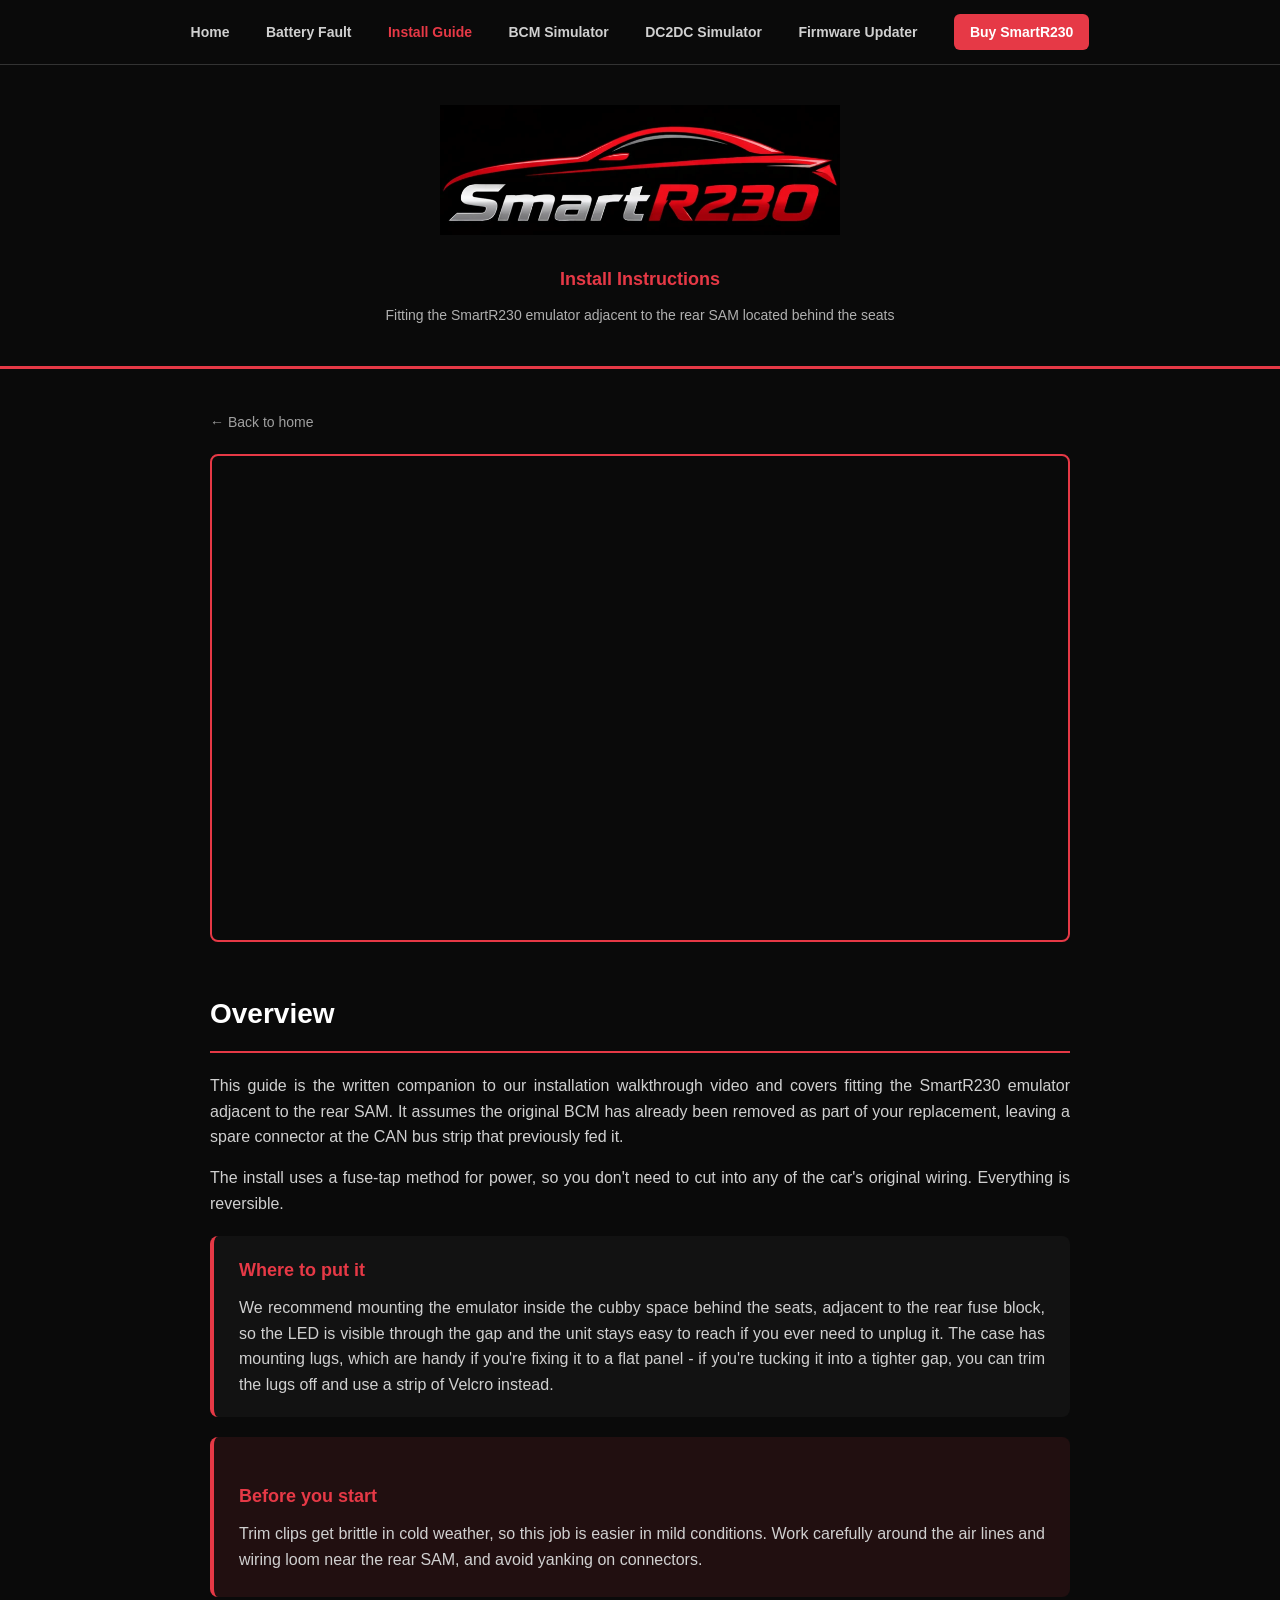
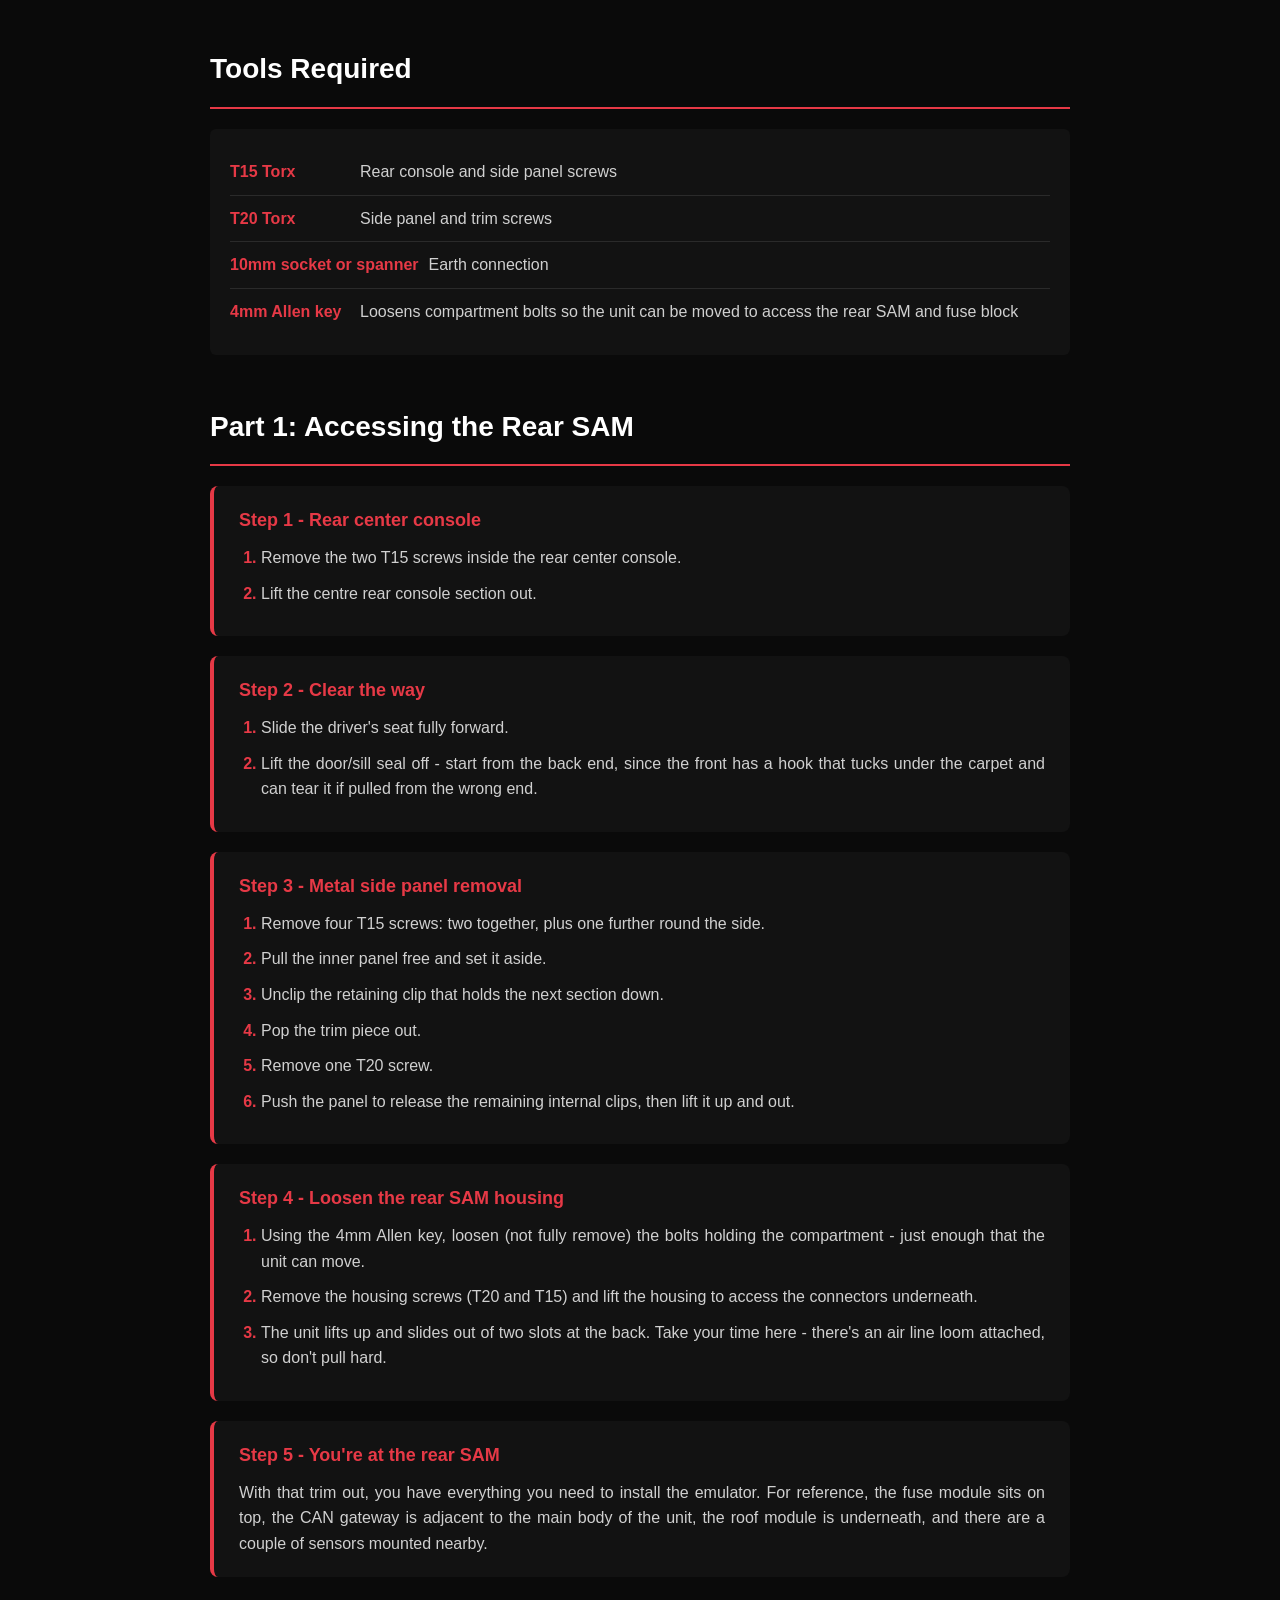
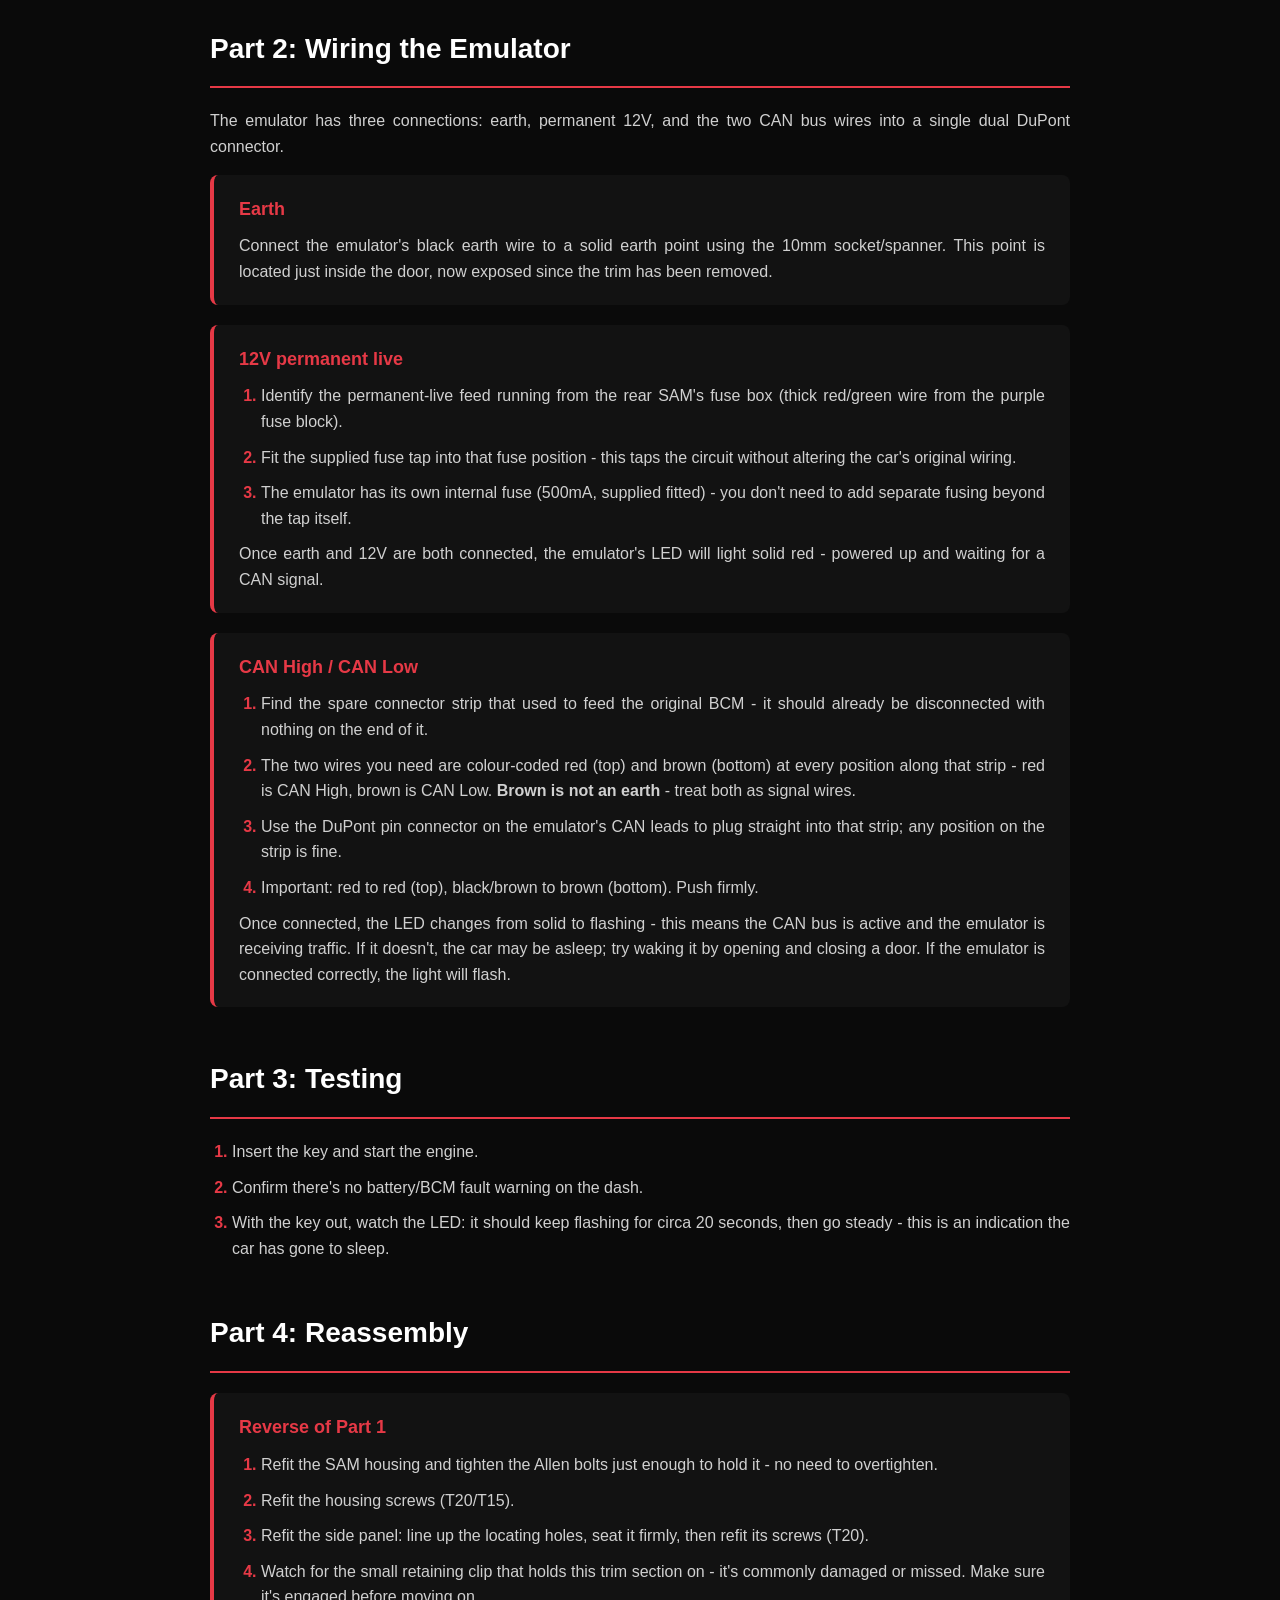
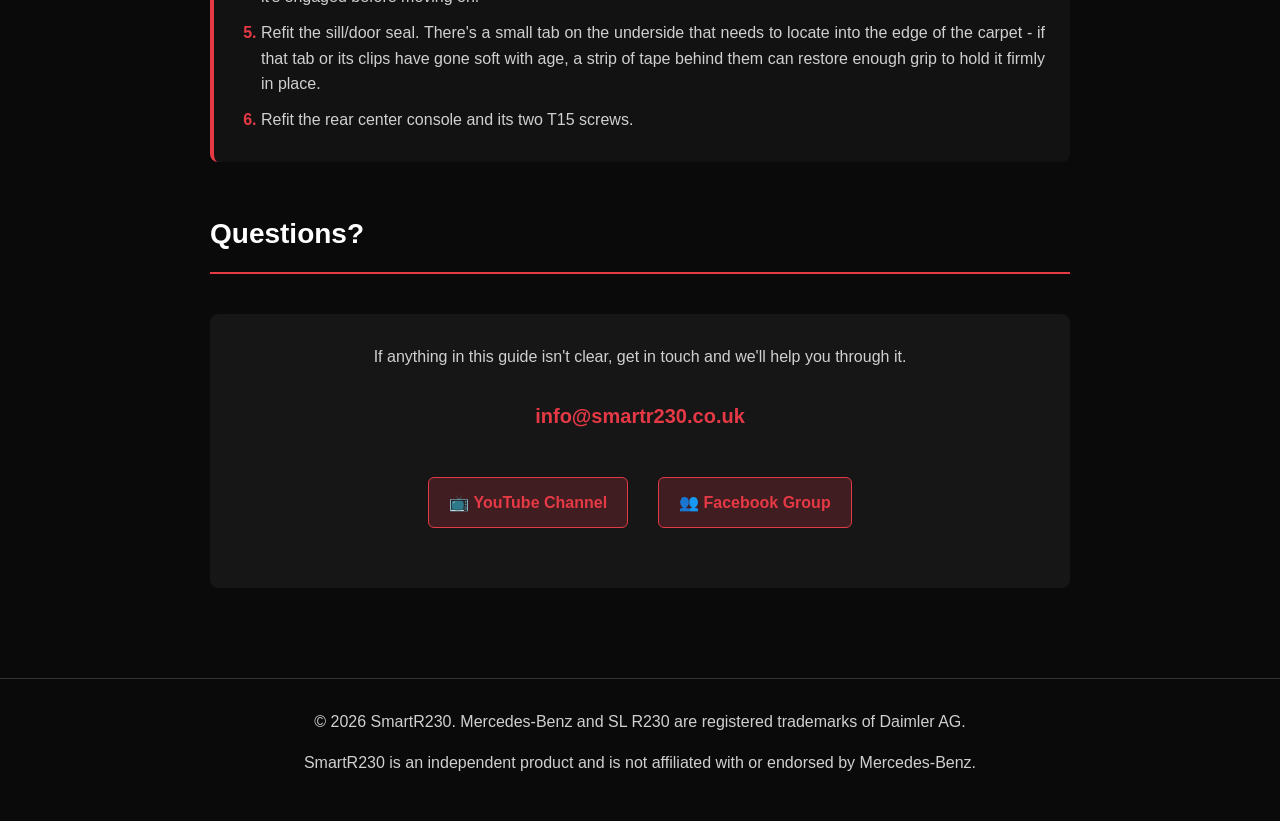
<file: install-instructions.html>
<!DOCTYPE html>
<html lang="en">
<head>
    <meta charset="UTF-8">
    <meta name="viewport" content="width=device-width, initial-scale=1.0">
    <title>How to Install the SmartR230 BCM Emulator | Mercedes SL R230</title>
    <meta name="description" content="Step-by-step guide to installing the SmartR230 BCM emulator behind the rear SAM on a Mercedes-Benz SL R230.">
    <link rel="canonical" href="https://smartr230.co.uk/install-instructions">
    <meta property="og:type" content="article">
    <meta property="og:site_name" content="SmartR230">
    <meta property="og:title" content="How to Install the SmartR230 BCM Emulator on a Mercedes SL R230">
    <meta property="og:description" content="Step-by-step guide and video: fitting the SmartR230 emulator beside the rear SAM on a Mercedes-Benz SL R230 after BCM removal.">
    <meta property="og:url" content="https://smartr230.co.uk/install-instructions">
    <meta property="og:image" content="https://smartr230.co.uk/assets/smartr230-logo.png">
    <meta name="twitter:card" content="summary">
    <link rel="icon" href="assets/favicon.ico">
    <link rel="stylesheet" href="styles.css">
</head>
<body>
    <nav>
        <a href="/">Home</a>
        <a href="/r230-battery-fault-visit-workshop">Battery Fault</a>
        <a href="/install-instructions" class="active">Install Guide</a>
        <a href="/simulator">BCM Simulator</a>
        <a href="/dc2dc-simulator">DC2DC Simulator</a>
        <a href="/update/flash">Firmware Updater</a>
        <a href="/#order" class="nav-buy">Buy SmartR230</a>
    </nav>

    <header>
        <img src="assets/smartr230-logo.webp" alt="SmartR230 Logo" class="logo" width="789" height="256" style="width: 100%; max-width: 400px; height: auto;">
        <h1 class="tagline">Install Instructions</h1>
        <div class="subtitle">Fitting the SmartR230 emulator adjacent to the rear SAM located behind the seats</div>
    </header>

    <main>
        <a href="/" class="back-link">&larr; Back to home</a>

        <section>
            <div class="video-embed">
                <iframe src="https://www.youtube.com/embed/W5yD5XYSevA" title="SmartR230 Install Guide" frameborder="0" allow="accelerometer; autoplay; clipboard-write; encrypted-media; gyroscope; picture-in-picture; web-share" allowfullscreen></iframe>
            </div>
        </section>

        <section>
            <h2>Overview</h2>
            <p>This guide is the written companion to our installation walkthrough video and covers fitting the SmartR230 emulator adjacent to the rear SAM. It assumes the original BCM has already been removed as part of your replacement, leaving a spare connector at the CAN bus strip that previously fed it.</p>
            <p>The install uses a fuse-tap method for power, so you don't need to cut into any of the car's original wiring. Everything is reversible.</p>

            <div class="step-block" style="margin-top: 20px;">
                <h3>Where to put it</h3>
                <p style="margin-bottom: 0;">We recommend mounting the emulator inside the cubby space behind the seats, adjacent to the rear fuse block, so the LED is visible through the gap and the unit stays easy to reach if you ever need to unplug it. The case has mounting lugs, which are handy if you're fixing it to a flat panel - if you're tucking it into a tighter gap, you can trim the lugs off and use a strip of Velcro instead.</p>
            </div>

            <div class="problem-box" style="margin-top: 20px;">
                <h3>Before you start</h3>
                <p style="margin-bottom: 0;">Trim clips get brittle in cold weather, so this job is easier in mild conditions. Work carefully around the air lines and wiring loom near the rear SAM, and avoid yanking on connectors.</p>
            </div>
        </section>

        <section>
            <h2>Tools Required</h2>
            <div class="specs">
                <div class="spec-item">
                    <div class="spec-label">T15 Torx</div>
                    <div class="spec-value">Rear console and side panel screws</div>
                </div>
                <div class="spec-item">
                    <div class="spec-label">T20 Torx</div>
                    <div class="spec-value">Side panel and trim screws</div>
                </div>
                <div class="spec-item">
                    <div class="spec-label">10mm socket or spanner</div>
                    <div class="spec-value">Earth connection</div>
                </div>
                <div class="spec-item">
                    <div class="spec-label">4mm Allen key</div>
                    <div class="spec-value">Loosens compartment bolts so the unit can be moved to access the rear SAM and fuse block</div>
                </div>
            </div>
        </section>

        <section>
            <h2>Part 1: Accessing the Rear SAM</h2>

            <div class="step-block">
                <h3>Step 1 - Rear center console</h3>
                <ol>
                    <li>Remove the two T15 screws inside the rear center console.</li>
                    <li>Lift the centre rear console section out.</li>
                </ol>
            </div>

            <div class="step-block">
                <h3>Step 2 - Clear the way</h3>
                <ol>
                    <li>Slide the driver's seat fully forward.</li>
                    <li>Lift the door/sill seal off - start from the back end, since the front has a hook that tucks under the carpet and can tear it if pulled from the wrong end.</li>
                </ol>
            </div>

            <div class="step-block">
                <h3>Step 3 - Metal side panel removal</h3>
                <ol>
                    <li>Remove four T15 screws: two together, plus one further round the side.</li>
                    <li>Pull the inner panel free and set it aside.</li>
                    <li>Unclip the retaining clip that holds the next section down.</li>
                    <li>Pop the trim piece out.</li>
                    <li>Remove one T20 screw.</li>
                    <li>Push the panel to release the remaining internal clips, then lift it up and out.</li>
                </ol>
            </div>

            <div class="step-block">
                <h3>Step 4 - Loosen the rear SAM housing</h3>
                <ol>
                    <li>Using the 4mm Allen key, loosen (not fully remove) the bolts holding the compartment - just enough that the unit can move.</li>
                    <li>Remove the housing screws (T20 and T15) and lift the housing to access the connectors underneath.</li>
                    <li>The unit lifts up and slides out of two slots at the back. Take your time here - there's an air line loom attached, so don't pull hard.</li>
                </ol>
            </div>

            <div class="step-block">
                <h3>Step 5 - You're at the rear SAM</h3>
                <p style="margin-bottom: 0;">With that trim out, you have everything you need to install the emulator. For reference, the fuse module sits on top, the CAN gateway is adjacent to the main body of the unit, the roof module is underneath, and there are a couple of sensors mounted nearby.</p>
            </div>
        </section>

        <section>
            <h2>Part 2: Wiring the Emulator</h2>
            <p>The emulator has three connections: earth, permanent 12V, and the two CAN bus wires into a single dual DuPont connector.</p>

            <div class="step-block">
                <h3>Earth</h3>
                <p style="margin-bottom: 0;">Connect the emulator's black earth wire to a solid earth point using the 10mm socket/spanner. This point is located just inside the door, now exposed since the trim has been removed.</p>
            </div>

            <div class="step-block">
                <h3>12V permanent live</h3>
                <ol>
                    <li>Identify the permanent-live feed running from the rear SAM's fuse box (thick red/green wire from the purple fuse block).</li>
                    <li>Fit the supplied fuse tap into that fuse position - this taps the circuit without altering the car's original wiring.</li>
                    <li>The emulator has its own internal fuse (500mA, supplied fitted) - you don't need to add separate fusing beyond the tap itself.</li>
                </ol>
                <p style="margin-bottom: 0;">Once earth and 12V are both connected, the emulator's LED will light solid red - powered up and waiting for a CAN signal.</p>
            </div>

            <div class="step-block">
                <h3>CAN High / CAN Low</h3>
                <ol>
                    <li>Find the spare connector strip that used to feed the original BCM - it should already be disconnected with nothing on the end of it.</li>
                    <li>The two wires you need are colour-coded red (top) and brown (bottom) at every position along that strip - red is CAN High, brown is CAN Low. <strong>Brown is not an earth</strong> - treat both as signal wires.</li>
                    <li>Use the DuPont pin connector on the emulator's CAN leads to plug straight into that strip; any position on the strip is fine.</li>
                    <li>Important: red to red (top), black/brown to brown (bottom). Push firmly.</li>
                </ol>
                <p style="margin-bottom: 0;">Once connected, the LED changes from solid to flashing - this means the CAN bus is active and the emulator is receiving traffic. If it doesn't, the car may be asleep; try waking it by opening and closing a door. If the emulator is connected correctly, the light will flash.</p>
            </div>
        </section>

        <section>
            <h2>Part 3: Testing</h2>
            <ol>
                <li>Insert the key and start the engine.</li>
                <li>Confirm there's no battery/BCM fault warning on the dash.</li>
                <li>With the key out, watch the LED: it should keep flashing for circa 20 seconds, then go steady - this is an indication the car has gone to sleep.</li>
            </ol>
        </section>

        <section>
            <h2>Part 4: Reassembly</h2>

            <div class="step-block">
                <h3>Reverse of Part 1</h3>
                <ol>
                    <li>Refit the SAM housing and tighten the Allen bolts just enough to hold it - no need to overtighten.</li>
                    <li>Refit the housing screws (T20/T15).</li>
                    <li>Refit the side panel: line up the locating holes, seat it firmly, then refit its screws (T20).</li>
                    <li>Watch for the small retaining clip that holds this trim section on - it's commonly damaged or missed. Make sure it's engaged before moving on.</li>
                    <li>Refit the sill/door seal. There's a small tab on the underside that needs to locate into the edge of the carpet - if that tab or its clips have gone soft with age, a strip of tape behind them can restore enough grip to hold it firmly in place.</li>
                    <li>Refit the rear center console and its two T15 screws.</li>
                </ol>
            </div>
        </section>

        <section>
            <h2>Questions?</h2>
            <div class="contact-section">
                <p>If anything in this guide isn't clear, get in touch and we'll help you through it.</p>
                <a href="mailto:info@smartr230.co.uk" class="email-link">info@smartr230.co.uk</a>
                <div class="social-links">
                    <a href="https://www.youtube.com/@SMARTR230" target="_blank" class="social-link">
                        📺 YouTube Channel
                    </a>
                    <a href="https://www.facebook.com/groups/2160781234678879" target="_blank" class="social-link">
                        👥 Facebook Group
                    </a>
                </div>
            </div>
        </section>
    </main>

    <footer>
        <p>&copy; 2026 SmartR230. Mercedes-Benz and SL R230 are registered trademarks of Daimler AG.</p>
        <p>SmartR230 is an independent product and is not affiliated with or endorsed by Mercedes-Benz.</p>
    </footer>
</body>
</html>
</file>
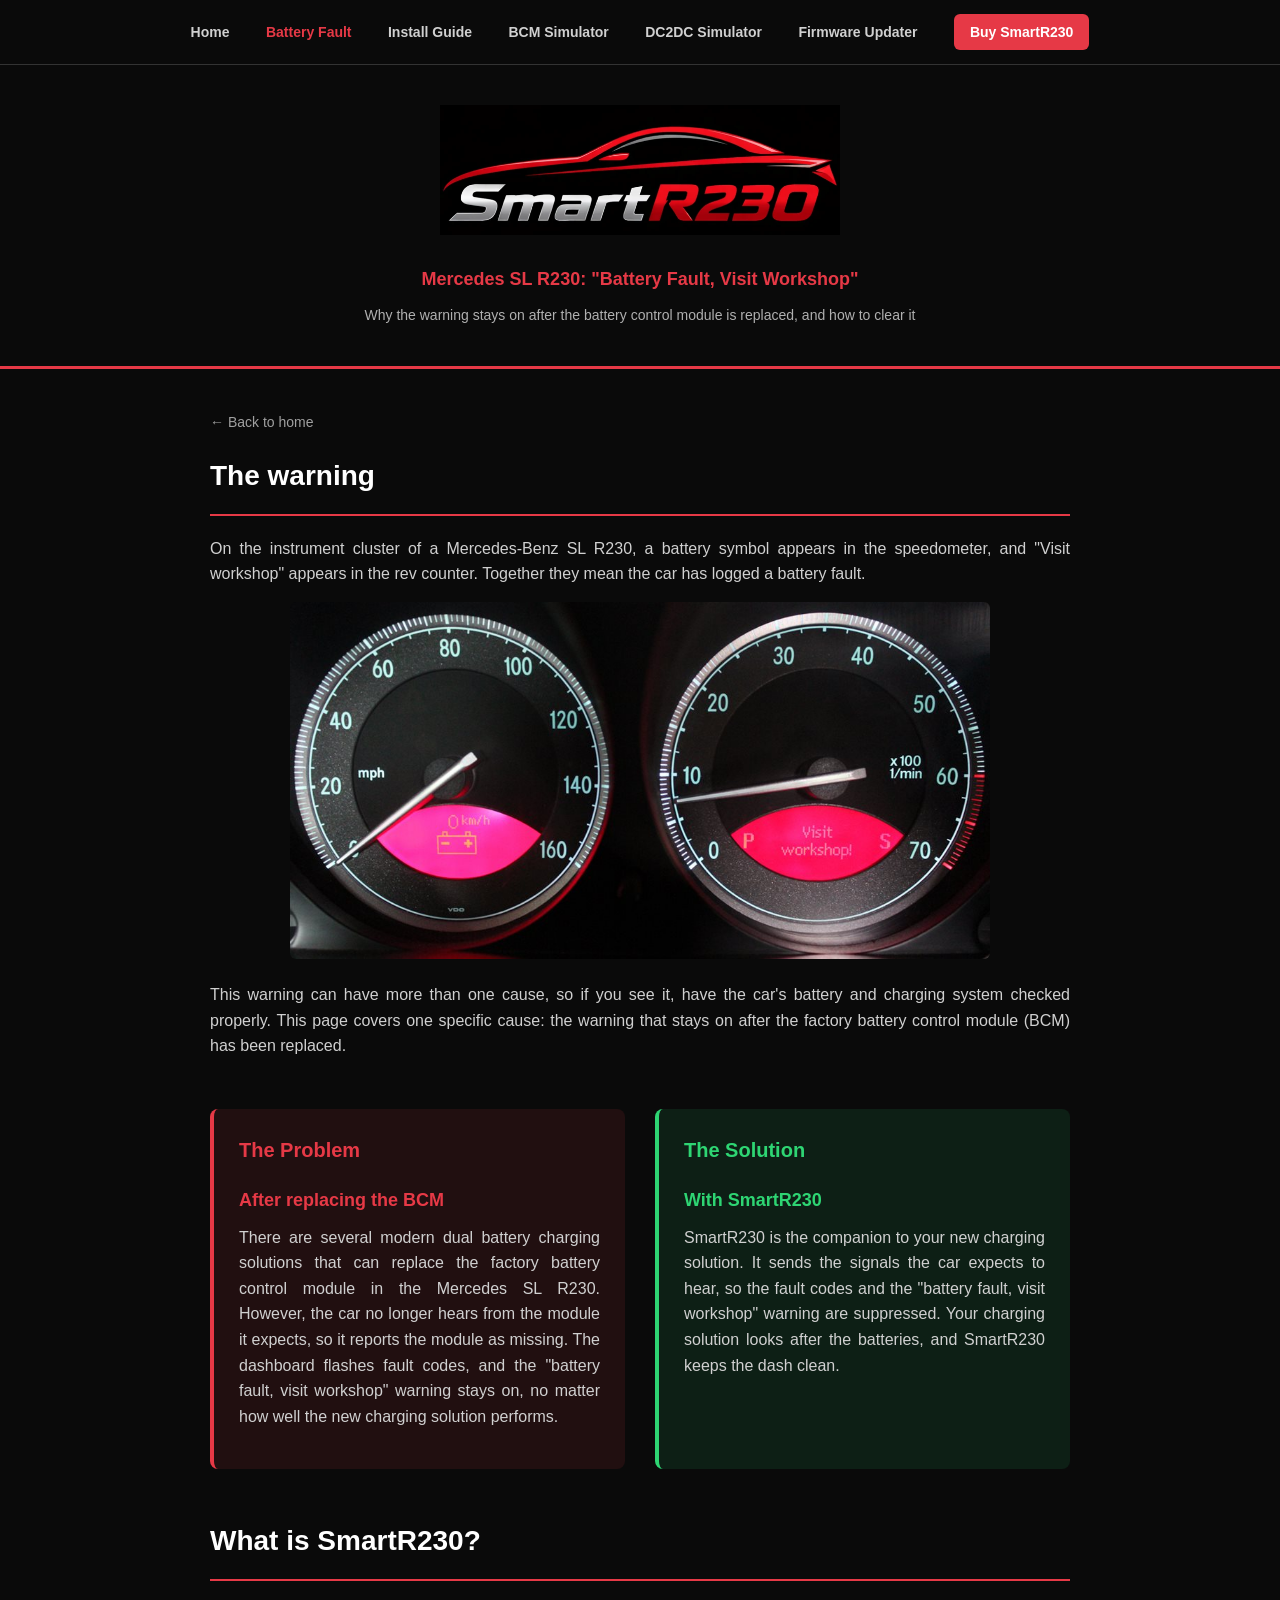
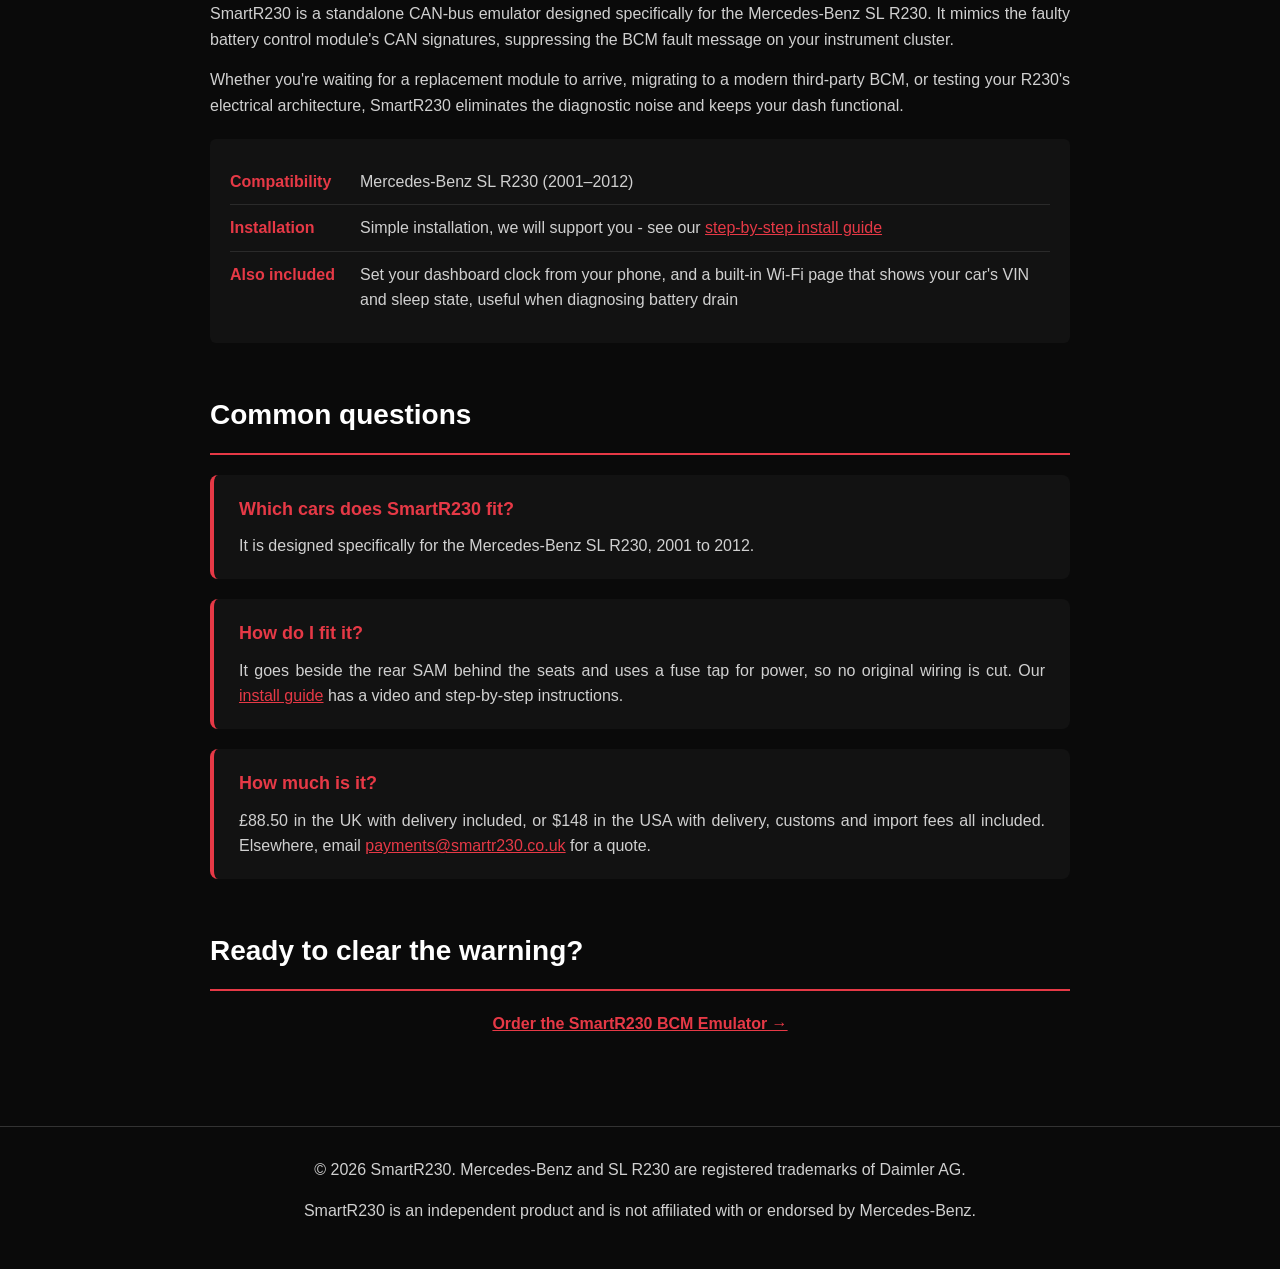
<file: r230-battery-fault-visit-workshop.html>
<!DOCTYPE html>
<html lang="en">
<head>
    <meta charset="UTF-8">
    <meta name="viewport" content="width=device-width, initial-scale=1.0">
    <title>Mercedes SL R230 "Battery Fault, Visit Workshop" Warning | SmartR230</title>
    <meta name="description" content="Seeing 'battery fault, visit workshop' on your Mercedes SL R230 after replacing the battery control module? Why the warning stays on and how SmartR230 clears it.">
    <link rel="canonical" href="https://smartr230.co.uk/r230-battery-fault-visit-workshop">
    <meta property="og:type" content="article">
    <meta property="og:site_name" content="SmartR230">
    <meta property="og:title" content="Mercedes SL R230 'Battery Fault, Visit Workshop' Warning">
    <meta property="og:description" content="Why the 'battery fault, visit workshop' warning stays on after the R230's battery control module is replaced, and how SmartR230 clears it.">
    <meta property="og:url" content="https://smartr230.co.uk/r230-battery-fault-visit-workshop">
    <meta property="og:image" content="https://smartr230.co.uk/assets/smartr230-logo.png">
    <meta name="twitter:card" content="summary">
    <link rel="icon" href="assets/favicon.ico">
    <link rel="stylesheet" href="styles.css">
</head>
<body>
    <nav>
        <a href="/">Home</a>
        <a href="/r230-battery-fault-visit-workshop" class="active">Battery Fault</a>
        <a href="/install-instructions">Install Guide</a>
        <a href="/simulator">BCM Simulator</a>
        <a href="/dc2dc-simulator">DC2DC Simulator</a>
        <a href="/update/flash">Firmware Updater</a>
        <a href="/#order" class="nav-buy">Buy SmartR230</a>
    </nav>

    <header>
        <img src="assets/smartr230-logo.webp" alt="SmartR230 Logo" class="logo" width="789" height="256" style="width: 100%; max-width: 400px; height: auto;">
        <h1 class="tagline">Mercedes SL R230: "Battery Fault, Visit Workshop"</h1>
        <div class="subtitle">Why the warning stays on after the battery control module is replaced, and how to clear it</div>
    </header>

    <main>
        <a href="/" class="back-link">&larr; Back to home</a>

        <section>
            <h2>The warning</h2>
            <p>On the instrument cluster of a Mercedes-Benz SL R230, a battery symbol appears in the speedometer, and "Visit workshop" appears in the rev counter. Together they mean the car has logged a battery fault.</p>
            <p style="text-align: center;">
                <img src="assets/r230-battery-fault-visit-workshop.jpg" width="1000" height="511" alt="Mercedes SL R230 instrument cluster showing a battery symbol in the speedometer and the words Visit workshop in the rev counter" style="width: 100%; max-width: 700px; height: auto; border-radius: 6px;">
            </p>
            <p>This warning can have more than one cause, so if you see it, have the car's battery and charging system checked properly. This page covers one specific cause: the warning that stays on after the factory battery control module (BCM) has been replaced.</p>
        </section>

        <section>
            <div class="problem-solution">
                <div class="problem-box">
                    <h2>The Problem</h2>
                    <h3>After replacing the BCM</h3>
                    <p>There are several modern dual battery charging solutions that can replace the factory battery control module in the Mercedes SL R230. However, the car no longer hears from the module it expects, so it reports the module as missing. The dashboard flashes fault codes, and the "battery fault, visit workshop" warning stays on, no matter how well the new charging solution performs.</p>
                </div>
                <div class="solution-box">
                    <h2>The Solution</h2>
                    <h3>With SmartR230</h3>
                    <p>SmartR230 is the companion to your new charging solution. It sends the signals the car expects to hear, so the fault codes and the "battery fault, visit workshop" warning are suppressed. Your charging solution looks after the batteries, and SmartR230 keeps the dash clean.</p>
                </div>
            </div>
        </section>

        <section>
            <h2>What is SmartR230?</h2>
            <p>SmartR230 is a standalone CAN-bus emulator designed specifically for the Mercedes-Benz SL R230. It mimics the faulty battery control module's CAN signatures, suppressing the BCM fault message on your instrument cluster.</p>
            <p>Whether you're waiting for a replacement module to arrive, migrating to a modern third-party BCM, or testing your R230's electrical architecture, SmartR230 eliminates the diagnostic noise and keeps your dash functional.</p>

            <div class="specs">
                <div class="spec-item">
                    <div class="spec-label">Compatibility</div>
                    <div class="spec-value">Mercedes-Benz SL R230 (2001&ndash;2012)</div>
                </div>
                <div class="spec-item">
                    <div class="spec-label">Installation</div>
                    <div class="spec-value">Simple installation, we will support you - see our <a href="/install-instructions" style="color: #e63946;">step-by-step install guide</a></div>
                </div>
                <div class="spec-item">
                    <div class="spec-label">Also included</div>
                    <div class="spec-value">Set your dashboard clock from your phone, and a built-in Wi-Fi page that shows your car's VIN and sleep state, useful when diagnosing battery drain</div>
                </div>
            </div>
        </section>

        <section>
            <h2>Common questions</h2>
            <div class="step-block">
                <h3>Which cars does SmartR230 fit?</h3>
                <p style="margin-bottom: 0;">It is designed specifically for the Mercedes-Benz SL R230, 2001 to 2012.</p>
            </div>
            <div class="step-block" style="margin-top: 15px;">
                <h3>How do I fit it?</h3>
                <p style="margin-bottom: 0;">It goes beside the rear SAM behind the seats and uses a fuse tap for power, so no original wiring is cut. Our <a href="/install-instructions" style="color: #e63946;">install guide</a> has a video and step-by-step instructions.</p>
            </div>
            <div class="step-block" style="margin-top: 15px;">
                <h3>How much is it?</h3>
                <p style="margin-bottom: 0;">&pound;88.50 in the UK with delivery included, or $148 in the USA with delivery, customs and import fees all included. Elsewhere, email <a href="mailto:payments@smartr230.co.uk" style="color: #e63946;">payments@smartr230.co.uk</a> for a quote.</p>
            </div>
        </section>

        <section>
            <h2>Ready to clear the warning?</h2>
            <p style="text-align: center;"><a href="/#order" style="color: #e63946; font-weight: 600;">Order the SmartR230 BCM Emulator &rarr;</a></p>
        </section>
    </main>

    <footer>
        <p>&copy; 2026 SmartR230. Mercedes-Benz and SL R230 are registered trademarks of Daimler AG.</p>
        <p>SmartR230 is an independent product and is not affiliated with or endorsed by Mercedes-Benz.</p>
    </footer>
</body>
</html>
</file>
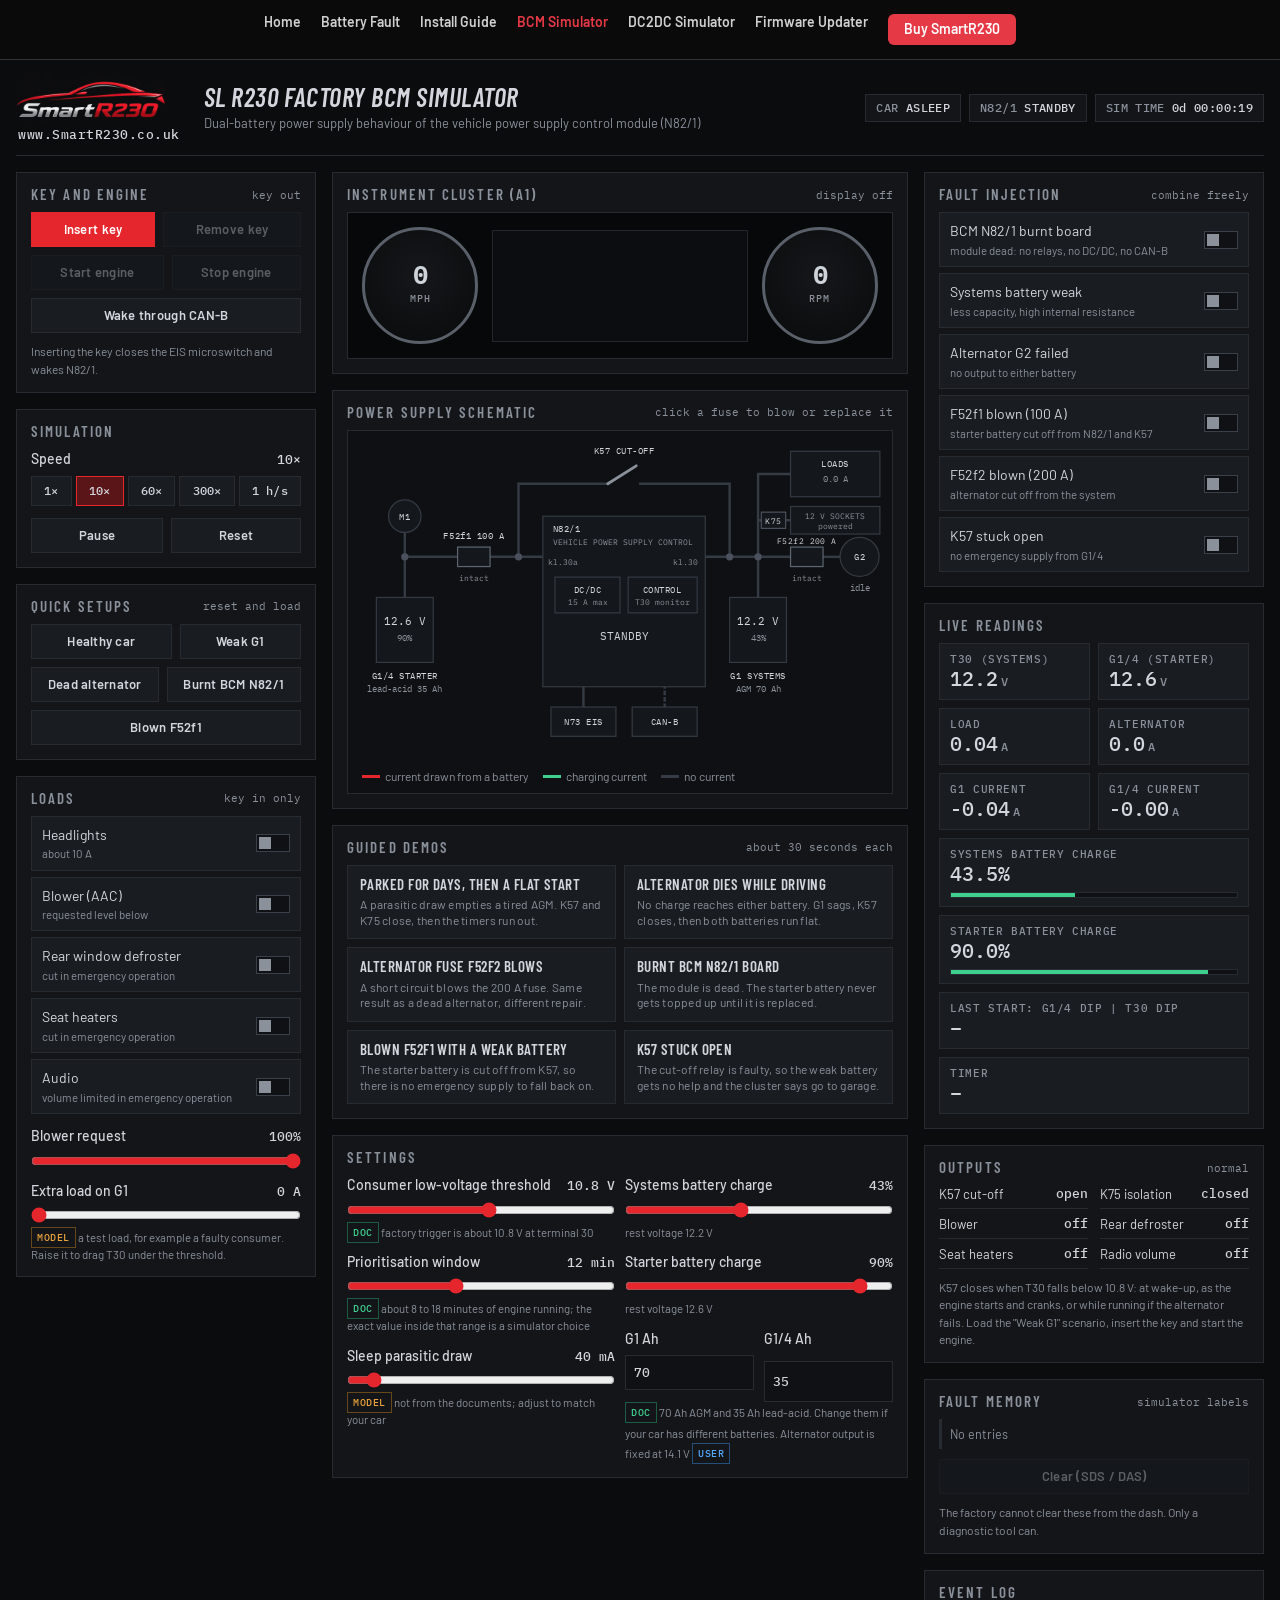
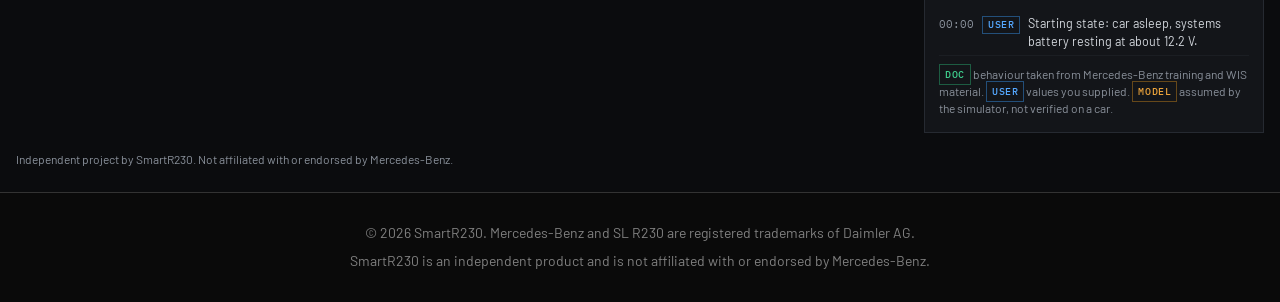
<file: simulator.html>
<!DOCTYPE html>
<html lang="en">
<head>
<meta charset="UTF-8">
<meta name="viewport" content="width=device-width, initial-scale=1.0">
<title>SL R230 Factory BCM Simulator | SmartR230</title>
<meta name="description" content="Interactive simulator of the Mercedes SL R230 dual-battery power supply. Wake the car, start the engine, inject faults and watch the relays, dash message and both batteries respond.">
<link rel="canonical" href="https://smartr230.co.uk/simulator">
<meta property="og:type" content="website">
<meta property="og:site_name" content="SmartR230">
<meta property="og:title" content="SL R230 Factory BCM Simulator">
<meta property="og:description" content="Try the R230's dual-battery power supply in your browser: inject faults and watch the relays, dash message and both batteries respond.">
<meta property="og:url" content="https://smartr230.co.uk/simulator">
<meta property="og:image" content="https://smartr230.co.uk/assets/smartr230-logo.png">
<meta name="twitter:card" content="summary">
<meta name="color-scheme" content="dark">
<link rel="icon" href="/assets/favicon.ico">
<link rel="preload" href="/assets/fonts/barlow-latin-400-normal.woff2" as="font" type="font/woff2" crossorigin>
<link rel="stylesheet" href="/assets/simulator/simulator.css">
</head>
<body>
<nav class="site-nav" aria-label="Site">
  <a href="/">Home</a>
  <a href="/r230-battery-fault-visit-workshop">Battery Fault</a>
  <a href="/install-instructions">Install Guide</a>
  <a href="/simulator" class="active" aria-current="page">BCM Simulator</a>
  <a href="/dc2dc-simulator">DC2DC Simulator</a>
  <a href="/update/flash">Firmware Updater</a>
  <a href="/#order" class="nav-buy">Buy SmartR230</a>
</nav>

<div class="wrap">

<header class="top">
  <div class="brand">
    <a class="logo-link" href="https://smartr230.co.uk/" aria-label="SmartR230 website">
      <img class="logo" alt="SmartR230" src="/assets/smartr230-logo.webp" width="789" height="256">
    </a>
    <a class="site" href="https://smartr230.co.uk/">www.SmartR230.co.uk</a>
  </div>
  <div class="ttl">
    <h1>SL R230 Factory BCM Simulator</h1>
    <p>Dual-battery power supply behaviour of the vehicle power supply control module (N82/1)</p>
  </div>
  <div class="chips" aria-live="polite">
    <span class="chip" id="chipCar">CAR <b id="vCar">ASLEEP</b></span>
    <span class="chip" id="chipMod">N82/1 <b id="vMod">STANDBY</b></span>
    <span class="chip">SIM TIME <b id="vClock">0d 00:00:00</b></span>
  </div>
</header>

<div class="bench">

<!-- LEFT: operate -->
<aside class="col col-l">

  <section class="panel">
    <h2>Key and engine <em id="vKey">key out</em></h2>
    <div class="row" style="margin-bottom:8px">
      <button id="bKeyIn" class="go">Insert key</button>
      <button id="bKeyOut">Remove key</button>
    </div>
    <div class="row" style="margin-bottom:8px">
      <button id="bStart">Start engine</button>
      <button id="bStop">Stop engine</button>
    </div>
    <button id="bWake" style="width:100%">Wake through CAN-B</button>
    <p class="note" id="vNote">Inserting the key closes the EIS microswitch and wakes N82/1.</p>
  </section>

  <section class="panel">
    <h2>Simulation</h2>
    <div class="fld">
      <span class="lab">Speed <output id="oSpeed">10×</output></span>
      <div class="seg" id="segSpeed" role="group" aria-label="Simulation speed">
        <button data-s="1" aria-pressed="false">1×</button>
        <button data-s="10" aria-pressed="true">10×</button>
        <button data-s="60" aria-pressed="false">60×</button>
        <button data-s="300" aria-pressed="false">300×</button>
        <button data-s="3600" aria-pressed="false">1 h/s</button>
      </div>
    </div>
    <div class="row">
      <button id="bRun">Pause</button>
      <button id="bReset">Reset</button>
    </div>
  </section>

  <section class="panel">
    <h2>Quick setups <em>reset and load</em></h2>
    <div class="row" id="scen">
      <button data-sc="healthy">Healthy car</button>
      <button data-sc="weak">Weak G1</button>
      <button data-sc="alt">Dead alternator</button>
      <button data-sc="burnt">Burnt BCM N82/1</button>
      <button data-sc="f52f1">Blown F52f1</button>
    </div>
  </section>

  <section class="panel">
    <h2>Loads <em>key in only</em></h2>
    <div class="faults" id="loads">
      <label class="fault"><span>Headlights<small>about 10 A</small></span><input type="checkbox" id="lHead"><i class="sw"></i></label>
      <label class="fault"><span>Blower (AAC)<small>requested level below</small></span><input type="checkbox" id="lBlow"><i class="sw"></i></label>
      <label class="fault"><span>Rear window defroster<small>cut in emergency operation</small></span><input type="checkbox" id="lDef"><i class="sw"></i></label>
      <label class="fault"><span>Seat heaters<small>cut in emergency operation</small></span><input type="checkbox" id="lSeat"><i class="sw"></i></label>
      <label class="fault"><span>Audio<small>volume limited in emergency operation</small></span><input type="checkbox" id="lAud"><i class="sw"></i></label>
    </div>
    <div class="fld" style="margin-top:12px">
      <label for="rBlow">Blower request <output id="oBlow">100%</output></label>
      <input type="range" id="rBlow" min="20" max="100" step="5" value="100">
    </div>
    <div class="fld">
      <label for="rExtra">Extra load on G1 <output id="oExtra">0 A</output></label>
      <input type="range" id="rExtra" min="0" max="100" step="5" value="0">
      <small><span class="tag t-model">MODEL</span> a test load, for example a faulty consumer. Raise it to drag T30 under the threshold.</small>
    </div>
  </section>

</aside>

<!-- CENTRE: see -->
<main class="col col-c">

  <section class="panel">
    <h2>Instrument cluster (A1) <em id="vCl">display off</em></h2>
    <div class="cluster">
      <div class="dial"><div><b id="vSpd">0</b><span>MPH</span></div></div>
      <div class="mfd c0 off" id="mfd" role="status">
        <svg id="mfdIcon" viewBox="0 0 64 44" fill="none" stroke="currentColor" stroke-width="3" aria-hidden="true"><rect x="4" y="12" width="56" height="30"/><path d="M14 12V5h10v7M40 12V5h10v7M14 27h12M38 27h12M44 21v12"/></svg>
        <div><div class="msg" id="mfdMsg">&nbsp;</div><span class="sub" id="mfdSub">&nbsp;</span></div>
      </div>
      <div class="dial"><div><b id="vRpm">0</b><span>RPM</span></div></div>
    </div>
  </section>

  <section class="panel">
    <h2>Power supply schematic <em>click a fuse to blow or replace it</em></h2>
    <div class="schem">
      <svg viewBox="0 0 660 400" role="img" aria-label="Schematic of the dual battery system: starter battery G1/4, fuse F52f1, module N82/1 with relay K57, systems battery G1, fuse F52f2 and alternator G2">
        <!-- wires -->
        <path class="w" id="wM1" d="M65 150V120"/>
        <path class="w" id="wB4" d="M65 200V150"/>
        <path class="w" id="wF1a" d="M65 150H130"/>
        <path class="w" id="wF1b" d="M170 150H235"/>
        <path class="w" id="wK57l" d="M205 150V60H315"/>
        <path class="w" id="wK57r" d="M355 60H465V150"/>
        <path class="w" id="wMid" d="M435 150H500"/>
        <path class="w" id="wG1" d="M500 150V200"/>
        <path class="w" id="wAlt1" d="M500 150H540"/>
        <path class="w" id="wAlt2" d="M580 150H601"/>
        <path class="w" id="wLoad" d="M500 150V48H540"/>
        <path class="w" id="wK75" d="M500 105H540"/>
        <path class="w" id="wN73" d="M285 335V310"/>
        <path class="w" id="wCan" d="M385 335V310" stroke-dasharray="3 5"/>
        <circle class="nd" id="nS" cx="65" cy="150" r="4.5"/>
        <circle class="nd" id="nA" cx="465" cy="150" r="4.5"/>
        <circle class="nd" id="nB" cx="500" cy="150" r="4.5"/>
        <circle class="nd" id="nC" cx="205" cy="150" r="4.5"/>

        <!-- K57 contact -->
        <line class="blade" id="k57blade" x1="315" y1="60" x2="350" y2="38"/>
        <text x="335" y="24" text-anchor="middle" class="lab">K57 CUT-OFF</text>

        <!-- N82/1 -->
        <rect class="box" id="modBox" x="235" y="100" width="200" height="210"/>
        <text x="247" y="120" class="lab">N82/1</text>
        <text x="247" y="136" style="font-size:10px">VEHICLE POWER SUPPLY CONTROL</text>
        <rect class="box" id="dcBox" x="250" y="175" width="80" height="44"/>
        <text x="290" y="194" text-anchor="middle" class="lab">DC/DC</text>
        <text x="290" y="209" text-anchor="middle" style="font-size:10px">15 A max</text>
        <rect class="box" x="340" y="175" width="85" height="44"/>
        <text x="382" y="194" text-anchor="middle" class="lab">CONTROL</text>
        <text x="382" y="209" text-anchor="middle" style="font-size:10px">T30 monitor</text>
        <text x="335" y="252" text-anchor="middle" class="big" id="svMode">STANDBY</text>
        <text x="335" y="272" text-anchor="middle" id="svTimer">&nbsp;</text>
        <text x="335" y="294" text-anchor="middle" id="svBurnt" style="fill:#e5262d;font-size:12px"></text>
        <text x="241" y="160" style="font-size:9.5px">kl.30a</text>
        <text x="395" y="160" style="font-size:9.5px">kl.30</text>

        <!-- N73 and CAN-B -->
        <rect class="box" x="245" y="335" width="80" height="36"/>
        <text x="285" y="357" text-anchor="middle" class="lab">N73 EIS</text>
        <rect class="box" x="345" y="335" width="80" height="36"/>
        <text x="385" y="357" text-anchor="middle" class="lab">CAN-B</text>

        <!-- G1/4 and M1 -->
        <circle class="box" id="m1c" cx="65" cy="100" r="20"/>
        <text x="65" y="105" text-anchor="middle" class="lab">M1</text>
        <rect class="box" id="b4" x="30" y="200" width="70" height="80"/>
        <text x="65" y="234" text-anchor="middle" class="big" id="sv4v">12.6 V</text>
        <text x="65" y="254" text-anchor="middle" id="sv4s">90%</text>
        <text x="65" y="300" text-anchor="middle" class="lab">G1/4 STARTER</text>
        <text x="65" y="316" text-anchor="middle" id="sv4c">lead-acid 35 Ah</text>

        <!-- G1 -->
        <rect class="box" id="b1" x="465" y="200" width="70" height="80"/>
        <text x="500" y="234" text-anchor="middle" class="big" id="sv1v">12.2 V</text>
        <text x="500" y="254" text-anchor="middle" id="sv1s">43%</text>
        <text x="500" y="300" text-anchor="middle" class="lab">G1 SYSTEMS</text>
        <text x="500" y="316" text-anchor="middle" id="sv1c">AGM 70 Ah</text>

        <!-- G2 -->
        <circle class="box" id="g2c" cx="625" cy="150" r="24"/>
        <text x="625" y="154" text-anchor="middle" class="lab">G2</text>
        <text x="625" y="192" text-anchor="middle" id="svG2">14.1 V</text>

        <!-- loads and K75 -->
        <rect class="box" x="540" y="20" width="110" height="56"/>
        <text x="595" y="40" text-anchor="middle" class="lab">LOADS</text>
        <text x="595" y="58" text-anchor="middle" id="svLoad">0.0 A</text>
        <rect class="box" x="540" y="88" width="110" height="34"/>
        <text x="595" y="103" text-anchor="middle" style="font-size:9.5px">12 V SOCKETS</text>
        <text x="595" y="116" text-anchor="middle" style="font-size:9.5px" id="svSock">powered</text>
        <rect class="relay-box" id="k75box" x="504" y="95" width="30" height="20"/>
        <text x="519" y="109" text-anchor="middle" class="lab" style="font-size:9.5px">K75</text>

        <!-- fuses -->
        <g class="fuse" id="fuse1" role="button" tabindex="0" aria-label="Fuse F52f1, 100 amp. Activate to blow or replace.">
          <rect x="130" y="138" width="40" height="24"/>
          <line class="gap" x1="150" y1="134" x2="150" y2="166"/>
          <text x="150" y="128" text-anchor="middle" class="lab">F52f1 100 A</text>
          <text x="150" y="180" text-anchor="middle" id="svF1">intact</text>
        </g>
        <g class="fuse" id="fuse2" role="button" tabindex="0" aria-label="Fuse F52f2, 200 amp. Activate to blow or replace.">
          <rect x="540" y="138" width="40" height="24"/>
          <line class="gap" x1="560" y1="134" x2="560" y2="166"/>
          <text x="560" y="128" text-anchor="middle" class="lab" style="display:none">F52f2 200 A</text>
          <text x="560" y="180" text-anchor="middle" id="svF2">intact</text>
        </g>
        <text x="560" y="134" text-anchor="middle" class="lab" id="svF2lab" style="font-size:10px">F52f2 200 A</text>
      </svg>
      <div class="modehint">
        <span><i style="background:var(--red)"></i>current drawn from a battery</span>
        <span><i style="background:var(--green)"></i>charging current</span>
        <span><i style="background:#353b44"></i>no current</span>
      </div>
    </div>
  </section>

  <section class="panel" id="demoPanel">
    <h2>Guided demos <em>about 30 seconds each</em></h2>
    <div class="demos" id="demoList"></div>
    <div class="demobar" id="demoBar" hidden>
      <div class="dt"><span id="demoTitle"></span><button id="bDemoStop">Stop demo</button></div>
      <p id="demoSay" role="status" aria-live="polite"></p>
      <div class="bar"><i id="demoProg"></i></div>
    </div>
  </section>

  <section class="panel">
    <h2>Settings</h2>
    <div class="pair">
      <div>
        <div class="fld">
          <label for="rThr">Consumer low-voltage threshold <output id="oThr">10.8 V</output></label>
          <input type="range" id="rThr" min="10" max="11.5" step="0.1" value="10.8">
          <small><span class="tag t-doc">DOC</span> factory trigger is about 10.8 V at terminal 30</small>
        </div>
        <div class="fld">
          <label for="rPrio">Prioritisation window <output id="oPrio">12 min</output></label>
          <input type="range" id="rPrio" min="8" max="18" step="1" value="12">
          <small><span class="tag t-doc">DOC</span> about 8 to 18 minutes of engine running; the exact value inside that range is a simulator choice</small>
        </div>
        <div class="fld">
          <label for="rSleep">Sleep parasitic draw <output id="oSleep">40 mA</output></label>
          <input type="range" id="rSleep" min="10" max="400" step="10" value="40">
          <small><span class="tag t-model">MODEL</span> not from the documents; adjust to match your car</small>
        </div>
      </div>
      <div>
        <div class="fld">
          <label for="rSoc1">Systems battery charge <output id="oSoc1">43%</output></label>
          <input type="range" id="rSoc1" min="0" max="100" step="1" value="43">
          <small id="sSoc1">rest voltage 12.2 V <span class="tag t-user">USER</span></small>
        </div>
        <div class="fld">
          <label for="rSoc4">Starter battery charge <output id="oSoc4">90%</output></label>
          <input type="range" id="rSoc4" min="0" max="100" step="1" value="90">
          <small id="sSoc4">rest voltage 12.6 V</small>
        </div>
        <div class="pair">
          <div class="fld"><label for="nCap1">G1 Ah</label><input type="number" id="nCap1" min="20" max="150" value="70"></div>
          <div class="fld"><label for="nCap4">G1/4 Ah</label><input type="number" id="nCap4" min="20" max="150" value="35"></div>
        </div>
        <small style="color:var(--dim)"><span class="tag t-doc">DOC</span> 70 Ah AGM and 35 Ah lead-acid. Change them if your car has different batteries. Alternator output is fixed at 14.1 V <span class="tag t-user">USER</span></small>
      </div>
    </div>
  </section>

</main>

<!-- RIGHT: read -->
<aside class="col col-r">

  <section class="panel">
    <h2>Fault injection <em>combine freely</em></h2>
    <div class="faults" id="faults">
      <label class="fault"><span>BCM N82/1 burnt board<small>module dead: no relays, no DC/DC, no CAN-B</small></span><input type="checkbox" id="fBurnt"><i class="sw"></i></label>
      <label class="fault"><span>Systems battery weak<small>less capacity, high internal resistance</small></span><input type="checkbox" id="fBad"><i class="sw"></i></label>
      <label class="fault"><span>Alternator G2 failed<small>no output to either battery</small></span><input type="checkbox" id="fAlt"><i class="sw"></i></label>
      <label class="fault"><span>F52f1 blown (100 A)<small>starter battery cut off from N82/1 and K57</small></span><input type="checkbox" id="fF1"><i class="sw"></i></label>
      <label class="fault"><span>F52f2 blown (200 A)<small>alternator cut off from the system</small></span><input type="checkbox" id="fF2"><i class="sw"></i></label>
      <label class="fault"><span>K57 stuck open<small>no emergency supply from G1/4</small></span><input type="checkbox" id="fK57"><i class="sw"></i></label>
    </div>
  </section>

  <section class="panel">
    <h2>Live readings</h2>
    <div class="stats">
      <div class="stat" id="stT30"><small>T30 (systems)</small><b id="rT30">12.2<i>V</i></b></div>
      <div class="stat" id="stV4"><small>G1/4 (starter)</small><b id="rV4">12.6<i>V</i></b></div>
      <div class="stat"><small>Load</small><b id="rLoad">0.0<i>A</i></b></div>
      <div class="stat"><small>Alternator</small><b id="rAlt">0.0<i>A</i></b></div>
      <div class="stat"><small>G1 current</small><b id="rI1">0.0<i>A</i></b></div>
      <div class="stat"><small>G1/4 current</small><b id="rI4">0.0<i>A</i></b></div>
      <div class="stat span2"><small>Systems battery charge</small><b id="rS1">43%</b><div class="bar" id="bar1"><i></i></div></div>
      <div class="stat span2"><small>Starter battery charge</small><b id="rS4">90%</b><div class="bar" id="bar4"><i></i></div></div>
      <div class="stat span2"><small>Last start: G1/4 dip | T30 dip</small><b id="rCrank">&ndash;</b></div>
      <div class="stat span2"><small>Timer</small><b id="rTim">&ndash;</b></div>
    </div>
  </section>

  <section class="panel">
    <h2>Outputs <em id="vPrio">normal</em></h2>
    <div class="outs">
      <div><span>K57 cut-off</span><b id="oK57">open</b></div>
      <div><span>K75 isolation</span><b id="oK75">closed</b></div>
      <div id="oBlowRow"><span>Blower</span><b id="oBlowV">off</b></div>
      <div id="oDefRow"><span>Rear defroster</span><b id="oDefV">off</b></div>
      <div id="oSeatRow"><span>Seat heaters</span><b id="oSeatV">off</b></div>
      <div id="oAudRow"><span>Radio volume</span><b id="oAudV">off</b></div>
    </div>
    <p class="note" id="k57hint"></p>
  </section>

  <section class="panel">
    <h2>Fault memory <em>simulator labels</em></h2>
    <ul class="dtc" id="dtcList"><li class="none">No entries</li></ul>
    <button id="bClear" style="width:100%">Clear (SDS / DAS)</button>
    <p class="note">The factory cannot clear these from the dash. Only a diagnostic tool can.</p>
  </section>

  <section class="panel">
    <h2>Event log</h2>
    <ul class="log" id="log"></ul>
    <p class="note"><span class="tag t-doc">DOC</span> behaviour taken from Mercedes-Benz training and WIS material. <span class="tag t-user">USER</span> values you supplied. <span class="tag t-model">MODEL</span> assumed by the simulator, not verified on a car.</p>
  </section>

</aside>
</div>

<footer class="foot">
  <span>Independent project by SmartR230. Not affiliated with or endorsed by Mercedes-Benz.</span>
</footer>

</div>

<footer class="site-foot">
  <p>&copy; 2026 SmartR230. Mercedes-Benz and SL R230 are registered trademarks of Daimler AG.</p>
  <p>SmartR230 is an independent product and is not affiliated with or endorsed by Mercedes-Benz.</p>
</footer>

<!-- Script order matters: Core, then Demos, then UI. -->
<script src="/assets/simulator/simulator-core.js" defer></script>
<script src="/assets/simulator/simulator-demos.js" defer></script>
<script src="/assets/simulator/simulator-ui.js" defer></script>
</body>
</html>
</file>
<file: styles.css>
* {
    margin: 0;
    padding: 0;
    box-sizing: border-box;
}

body {
    font-family: -apple-system, BlinkMacSystemFont, 'Segoe UI', Roboto, Oxygen, Ubuntu, Cantarell, sans-serif;
    background: #0a0a0a;
    color: #e0e0e0;
    line-height: 1.6;
}

header {
    background: #0a0a0a;
    border-bottom: 3px solid #e63946;
    padding: 40px 20px;
    text-align: center;
}

.logo {
    max-width: 500px;
    margin: 0 auto 30px;
    display: block;
}

.tagline {
    margin-top: 0;
    font-size: 18px;
    color: #e63946;
    font-weight: 600;
    margin-bottom: 10px;
}

.subtitle {
    font-size: 14px;
    color: #b0b0b0;
    max-width: 600px;
    margin: 0 auto;
}

main {
    max-width: 900px;
    margin: 0 auto;
    padding: 40px 20px;
}

section {
    margin-bottom: 50px;
}

h2 {
    font-size: 28px;
    margin-bottom: 20px;
    color: #fff;
    border-bottom: 2px solid #e63946;
    padding-bottom: 15px;
}

h3 {
    font-size: 18px;
    color: #e63946;
    margin-top: 20px;
    margin-bottom: 10px;
}

p {
    margin-bottom: 15px;
    font-size: 16px;
    color: #d0d0d0;
}

/* Justified body text (added 2026-09-29). Hyphenation keeps the word gaps
   even in the narrower two-column boxes. Centred boxes stay centred. */
main p,
main li {
    text-align: justify;
    hyphens: auto;
}

.pricing p,
.contact-section p {
    text-align: center;
    hyphens: manual;
}

.problem-solution {
    display: grid;
    grid-template-columns: 1fr 1fr;
    gap: 30px;
    margin: 25px 0;
}

.problem-box, .solution-box {
    padding: 25px;
    border-radius: 8px;
    border-left: 4px solid #e63946;
}

.problem-box {
    background: rgba(230, 57, 70, 0.1);
}

.solution-box {
    background: rgba(46, 213, 115, 0.1);
    border-left-color: #2ed573;
}

.problem-box h2, .solution-box h2 {
    font-size: 20px;
    border-bottom: none;
    padding-bottom: 0;
    margin-bottom: 8px;
}

.problem-box h2 {
    color: #e63946;
}

.solution-box h2 {
    color: #2ed573;
}

.problem-box h3 {
    color: #e63946;
}

.solution-box h3 {
    color: #2ed573;
}

/* Phone screenshots of the emulator's own web pages (added 2026-09-29) */
.screenshot-pair {
    display: flex;
    justify-content: center;
    flex-wrap: wrap;
    gap: 24px;
    margin-top: 20px;
}

.screenshot-pair figure {
    width: 240px;
    max-width: 100%;
    text-align: center;
}

.screenshot-pair img {
    width: 100%;
    height: auto;
    border-radius: 12px;
    border: 1px solid #333;
    display: block;
}

.screenshot-pair figcaption {
    margin-top: 8px;
    font-size: 13px;
    color: #a0a0a0;
}

.pricing-options {
    display: grid;
    grid-template-columns: 1fr 1fr;
    gap: 30px;
    margin: 30px 0;
}

.pricing {
    background: linear-gradient(135deg, rgba(230, 57, 70, 0.15), rgba(230, 57, 70, 0.05));
    padding: 30px;
    border-radius: 8px;
    text-align: center;
    border: 2px solid #e63946;
    margin: 30px 0;
}

.pricing-options .pricing {
    margin: 0;
}

/* "Ordering from somewhere else" quote box - added 2026-10-15 */
.quote-box h3 {
    color: #fff;
    font-size: 22px;
    margin: 10px 0;
}

.quote-box a {
    color: #e63946;
    font-weight: 600;
}

.quote-flags {
    font-size: 36px;
    letter-spacing: 4px;
    line-height: 1.3;
}

.quote-box a.quote-btn {
    display: inline-block;
    margin-top: 10px;
    background: #e63946;
    color: #fff;
    padding: 12px 28px;
    border-radius: 6px;
    text-decoration: none;
}

.quote-box a.quote-btn:hover {
    background: #ff4d5a;
}

.price {
    font-size: 48px;
    font-weight: bold;
    color: #e63946;
    margin: 15px 0;
}

.shipping {
    font-size: 14px;
    color: #a0a0a0;
    margin-top: 15px;
}

.shipping-uk {
    color: #2ed573;
    font-weight: 600;
}

.contact-section {
    background: rgba(255, 255, 255, 0.05);
    padding: 30px;
    border-radius: 8px;
    text-align: center;
    margin: 40px 0;
}

.email-link {
    display: inline-block;
    font-size: 20px;
    color: #e63946;
    text-decoration: none;
    font-weight: 600;
    margin: 15px 0;
}

.email-link:hover {
    text-decoration: underline;
}

.social-links {
    display: flex;
    justify-content: center;
    gap: 30px;
    margin: 30px 0;
    flex-wrap: wrap;
}

.social-link {
    display: inline-flex;
    align-items: center;
    gap: 10px;
    padding: 12px 20px;
    background: rgba(230, 57, 70, 0.2);
    color: #e63946;
    text-decoration: none;
    border-radius: 6px;
    font-weight: 600;
    transition: all 0.3s ease;
    border: 1px solid #e63946;
}

.social-link:hover {
    background: #e63946;
    color: #fff;
}

.specs {
    background: rgba(255, 255, 255, 0.03);
    padding: 20px;
    border-radius: 6px;
    margin: 20px 0;
}

.spec-item {
    display: flex;
    gap: 10px;
    padding: 10px 0;
    border-bottom: 1px solid rgba(255, 255, 255, 0.1);
}

.spec-item:last-child {
    border-bottom: none;
}

.spec-label {
    font-weight: 600;
    color: #e63946;
    min-width: 120px;
}

.spec-value {
    color: #d0d0d0;
}

/* Ordered/unordered list styling for guide-style pages (install instructions, etc.) - added 2026-09-02 */
main ol, main ul {
    margin: 0 0 15px 22px;
}

main li {
    margin-bottom: 10px;
    font-size: 16px;
    color: #d0d0d0;
}

main ol li::marker {
    color: #e63946;
    font-weight: 600;
}

.step-block {
    background: rgba(255, 255, 255, 0.03);
    border-left: 4px solid #e63946;
    border-radius: 8px;
    padding: 20px 25px;
    margin-bottom: 20px;
}

.step-block h3 {
    margin-top: 0;
}

.step-block ol, .step-block ul {
    margin-bottom: 0;
}

.video-embed {
    position: relative;
    width: 100%;
    padding-bottom: 56.25%; /* 16:9 */
    border-radius: 8px;
    overflow: hidden;
    border: 2px solid #e63946;
}

.video-embed iframe {
    position: absolute;
    top: 0;
    left: 0;
    width: 100%;
    height: 100%;
    border: 0;
}

.back-link {
    display: inline-block;
    margin-bottom: 20px;
    color: #a0a0a0;
    text-decoration: none;
    font-size: 14px;
}

.back-link:hover {
    color: #e63946;
}

/* Simple nav bar - added 2026-09-02 now that the site is growing beyond one page */
nav {
    background: #0a0a0a;
    border-bottom: 1px solid #333;
    padding: 14px 20px;
    text-align: center;
}

nav a {
    white-space: nowrap;
    display: inline-block;
    margin-bottom: 4px;
    color: #d0d0d0;
    text-decoration: none;
    font-weight: 600;
    font-size: 14px;
    margin: 0 16px;
    transition: color 0.2s ease;
}

nav a:hover,
nav a.active {
    color: #e63946;
}

/* Buy button in the top links - added 2026-10-11 */
nav a.nav-buy {
    background: #e63946;
    color: #fff;
    padding: 7px 16px;
    border-radius: 6px;
}

nav a.nav-buy:hover {
    background: #ff4d5a;
    color: #fff;
}

footer {
    background: #0a0a0a;
    border-top: 1px solid #333;
    padding: 30px 20px;
    text-align: center;
    color: #808080;
    font-size: 14px;
}

@media (max-width: 768px) {
    h2 {
        font-size: 24px;
    }

    .problem-solution {
        grid-template-columns: 1fr;
        gap: 20px;
    }

    .pricing-options {
        grid-template-columns: 1fr;
        gap: 20px;
    }

    .price {
        font-size: 36px;
    }

    .quote-flags {
        font-size: 24px;
        letter-spacing: 0;
    }

    .quote-box h3 {
        font-size: 19px;
    }

    .social-links {
        gap: 15px;
    }

    .social-link {
        font-size: 14px;
        padding: 10px 15px;
    }

    header {
        padding: 30px 20px;
    }

    .logo {
        max-width: 350px;
    }

    nav a {
        margin: 0 10px;
        font-size: 13px;
    }
}
</file>
<file: assets/simulator/dc2dc.css>
/* Self-hosted fonts (SIL Open Font License): Barlow, Barlow Condensed, IBM Plex Mono. Latin subset. */
@font-face { font-family: "Barlow"; font-style: normal; font-weight: 400; font-display: swap; src: url("/assets/fonts/barlow-latin-400-normal.woff2") format("woff2"); }
@font-face { font-family: "Barlow"; font-style: normal; font-weight: 500; font-display: swap; src: url("/assets/fonts/barlow-latin-500-normal.woff2") format("woff2"); }
@font-face { font-family: "Barlow"; font-style: normal; font-weight: 600; font-display: swap; src: url("/assets/fonts/barlow-latin-600-normal.woff2") format("woff2"); }
@font-face { font-family: "Barlow Condensed"; font-style: normal; font-weight: 500; font-display: swap; src: url("/assets/fonts/barlow-condensed-latin-500-normal.woff2") format("woff2"); }
@font-face { font-family: "Barlow Condensed"; font-style: normal; font-weight: 600; font-display: swap; src: url("/assets/fonts/barlow-condensed-latin-600-normal.woff2") format("woff2"); }
@font-face { font-family: "Barlow Condensed"; font-style: normal; font-weight: 700; font-display: swap; src: url("/assets/fonts/barlow-condensed-latin-700-normal.woff2") format("woff2"); }
@font-face { font-family: "Barlow Condensed"; font-style: italic; font-weight: 600; font-display: swap; src: url("/assets/fonts/barlow-condensed-latin-600-italic.woff2") format("woff2"); }
@font-face { font-family: "IBM Plex Mono"; font-style: normal; font-weight: 400; font-display: swap; src: url("/assets/fonts/ibm-plex-mono-latin-400-normal.woff2") format("woff2"); }
@font-face { font-family: "IBM Plex Mono"; font-style: normal; font-weight: 500; font-display: swap; src: url("/assets/fonts/ibm-plex-mono-latin-500-normal.woff2") format("woff2"); }

/* Layout: header band, then a three-column bench (controls | schematic + cluster | telemetry + log); stacks to one column on phones. */
:root {
  --bg: #0b0c0e;
  --panel: #131519;
  --panel-2: #191c21;
  --line: #262a31;
  --fg: #d3d7dd;
  --dim: #8a919b;
  --red: #e5262d;
  --red-dim: #5a1519;
  --amber: #e9a23b;
  --blue: #55a8ff;
  --green: #3fcf8e;
  --font-display: "Barlow Condensed", "Arial Narrow", Arial, sans-serif;
  --font-body: "Barlow", "Segoe UI", Arial, sans-serif;
  --font-data: "IBM Plex Mono", ui-monospace, Menlo, Consolas, monospace;
  color-scheme: dark;
}
* { box-sizing: border-box; }
html, body { margin: 0; }
body {
  background: var(--bg);
  color: var(--fg);
  font-family: var(--font-body);
  font-size: 14px;
  line-height: 1.45;
  padding-inline: 16px;
  padding-block: 0 32px;
}
.wrap { max-width: 1320px; margin-inline: auto; }

/* header */
.top { display: flex; flex-wrap: wrap; align-items: center; gap: 12px 24px; padding-block: 14px; border-bottom: 1px solid var(--line); }
.logo-link { display: block; line-height: 0; }
.brand { display: flex; flex-direction: column; align-items: flex-start; gap: 6px; }
.site { font: 500 13px/1 var(--font-data); letter-spacing: .04em; color: var(--fg); text-decoration: none; padding-left: 2px; }
.site:hover { color: var(--red); text-decoration: underline; text-underline-offset: 3px; }
.site:focus-visible { outline: 2px solid var(--blue); outline-offset: 3px; }
.logo { width: 150px; max-width: 100%; height: auto; mix-blend-mode: screen; display: block; }
.ttl { min-width: 0; flex: 1 1 260px; }
.ttl h1 { margin: 0; font: italic 600 26px/1.1 var(--font-display); letter-spacing: .02em; text-transform: uppercase; text-wrap: balance; }
.ttl p { margin: 2px 0 0; color: var(--dim); font-size: 13px; }
.chips { display: flex; flex-wrap: wrap; gap: 8px; }
.chip { font: 500 12px/1 var(--font-data); padding: 7px 10px; border: 1px solid var(--line); background: var(--panel); color: var(--dim); letter-spacing: .03em; }
.chip b { color: var(--fg); font-weight: 500; }
.chip.on { border-color: var(--red); color: var(--fg); }
.chip.on b { color: var(--red); }

/* grid */
.bench { display: grid; gap: 16px; padding-top: 16px; grid-template-columns: 300px minmax(0, 1fr) 340px; align-items: start; }
.col { display: flex; flex-direction: column; gap: 16px; min-width: 0; }
@media (max-width: 1100px) { .bench { grid-template-columns: minmax(0, 1fr) 320px; } .col-c { grid-column: 1 / -1; order: -1; } }
@media (max-width: 760px) { .bench { grid-template-columns: minmax(0, 1fr); } }

/* panels */
.panel { background: var(--panel); border: 1px solid var(--line); padding: 14px; min-width: 0; }
.panel h2 { margin: 0 0 10px; font: 600 15px/1 var(--font-display); letter-spacing: .14em; text-transform: uppercase; color: var(--dim); display: flex; justify-content: space-between; align-items: center; gap: 8px; }
.panel h2 em { font: 400 11px var(--font-data); letter-spacing: 0; text-transform: none; color: var(--dim); font-style: normal; }

/* buttons */
button { font: 600 13px/1 var(--font-body); color: var(--fg); background: var(--panel-2); border: 1px solid var(--line); padding: 10px 12px; cursor: pointer; letter-spacing: .02em; }
button:hover:not(:disabled) { border-color: #4a515c; }
button:disabled { opacity: .38; cursor: not-allowed; }
button:focus-visible, input:focus-visible, .fuse:focus-visible { outline: 2px solid var(--blue); outline-offset: 2px; }
button.go { background: var(--red); border-color: var(--red); color: #fff; }
button.go:hover:not(:disabled) { background: #f0383e; border-color: #f0383e; }
.row { display: flex; flex-wrap: wrap; gap: 8px; }
.row > button { flex: 1 1 auto; }

/* fault switches */
.faults { display: flex; flex-direction: column; gap: 6px; }
.fault { display: flex; align-items: center; justify-content: space-between; gap: 10px; padding: 8px 10px; background: var(--panel-2); border: 1px solid var(--line); cursor: pointer; }
.fault.active { border-color: var(--red); background: #1c1315; }
.fault span { min-width: 0; }
.fault small { display: block; color: var(--dim); font-size: 11.5px; }
.fault input { position: absolute; opacity: 0; pointer-events: none; }
.sw { flex: none; width: 34px; height: 18px; border: 1px solid #3a4049; background: #0f1114; position: relative; }
.sw::after { content: ""; position: absolute; top: 2px; left: 2px; width: 12px; height: 12px; background: var(--dim); transition: transform .15s; }
.fault input:checked + .sw { border-color: var(--red); }
.fault input:checked + .sw::after { transform: translateX(16px); background: var(--red); }
.fault input:focus-visible + .sw { outline: 2px solid var(--blue); outline-offset: 2px; }

/* sliders and fields */
.fld { display: grid; gap: 6px; margin-bottom: 12px; }
.fld:last-child { margin-bottom: 0; }
.fld label, .fld .lab { display: flex; justify-content: space-between; align-items: baseline; gap: 8px; font-weight: 500; }
.fld output { font: 500 13px var(--font-data); color: var(--fg); }
.fld small { color: var(--dim); font-size: 11.5px; }
input[type="range"] { width: 100%; accent-color: var(--red); margin: 0; }
input[type="number"] { width: 100%; background: #0f1114; color: var(--fg); border: 1px solid var(--line); padding: 8px; font: 500 13px var(--font-data); }
.pair { display: grid; grid-template-columns: 1fr 1fr; gap: 10px; }
.seg { display: flex; flex-wrap: wrap; gap: 4px; }
.seg button { flex: 1 1 auto; padding: 8px 6px; font-family: var(--font-data); font-size: 12px; font-weight: 500; }
.seg button[aria-pressed="true"] { background: var(--red-dim); border-color: var(--red); }

/* source tags */
.tag { font: 500 10px/1 var(--font-data); padding: 3px 5px; letter-spacing: .06em; border: 1px solid; vertical-align: 1px; white-space: nowrap; }
.t-doc { color: var(--green); border-color: #1d5c42; }
.t-user { color: var(--blue); border-color: #234f7a; }
.t-model { color: var(--amber); border-color: #66481a; }

/* schematic */
.schem { background: #0e1013; border: 1px solid var(--line); padding: 4px; }
.schem svg { display: block; width: 100%; height: auto; }
.schem text { font-family: var(--font-data); fill: var(--dim); font-size: 11px; }
.schem .big { fill: var(--fg); font-size: 13px; }
.schem .lab { fill: var(--fg); font-size: 10.5px; letter-spacing: .06em; }
.schem .box { fill: #14171b; stroke: #343a43; stroke-width: 1.5; }
.schem .w { stroke: #353b44; stroke-width: 3; fill: none; stroke-linecap: square; }
.schem .w.live { stroke: var(--red); stroke-dasharray: 9 7; animation: flow .7s linear infinite; }
.schem .w.chg { stroke: var(--green); stroke-dasharray: 9 7; animation: flow .7s linear infinite; }
.schem .w.slow { animation-duration: 1.6s; }
.schem .w.rev { animation-direction: reverse; }
@keyframes flow { to { stroke-dashoffset: -16; } }
.schem .blade { stroke: var(--dim); stroke-width: 3.5; stroke-linecap: round; }
.schem .blade.on { stroke: var(--red); }
.schem .nd { fill: #4a515c; }
.schem .nd.live { fill: var(--red); }
.fuse { cursor: pointer; }
.fuse rect { fill: #14171b; stroke: #5d6671; stroke-width: 1.5; }
.fuse.blown rect { stroke: var(--red); fill: #2a1114; }
.fuse .gap { stroke: var(--bg); stroke-width: 6; display: none; }
.fuse.blown .gap { display: block; }
.fuse text { font-size: 10px; }
.relay-box { fill: #14171b; stroke: #4a515c; stroke-width: 1.5; }
.relay-box.on { fill: var(--red-dim); stroke: var(--red); }
.modehint { display: flex; flex-wrap: wrap; gap: 6px 14px; padding: 8px 10px 4px; font-size: 12px; color: var(--dim); }
.modehint i { display: inline-block; width: 18px; height: 3px; vertical-align: 3px; margin-right: 5px; }

/* instrument cluster */
.cluster { background: #070809; border: 1px solid var(--line); padding: 14px; display: grid; grid-template-columns: 1fr minmax(0, 2.2fr) 1fr; gap: 14px; align-items: center; }
.dial { aspect-ratio: 1; max-width: 100%; border: 3px solid #5a6069; border-radius: 50%; display: grid; place-items: center; text-align: center; background: radial-gradient(circle at 50% 40%, #15171a, #090a0b); }
.dial b { font: 600 24px/1 var(--font-data); color: #cfd4da; display: block; }
.dial span { font: 500 10px var(--font-data); color: var(--dim); letter-spacing: .1em; }
.mfd { min-height: 112px; border: 1px solid #23272d; background: #0b0d10; padding: 12px; display: flex; align-items: center; gap: 14px; justify-content: center; text-align: left; transition: background .2s; }
.mfd svg { flex: none; width: 54px; height: auto; }
.mfd .msg { font: 600 22px/1.1 var(--font-display); letter-spacing: .04em; text-wrap: balance; }
.mfd .sub { display: block; font: 400 11px var(--font-data); color: var(--dim); margin-top: 6px; letter-spacing: .04em; }
.mfd.off .msg, .mfd.off svg { opacity: .0; }
.mfd.c1 { background: #260c0e; border-color: #6b1b20; }
.mfd.c1 .msg { color: #ff6b6f; }
.mfd.c2 { background: #0b1626; border-color: #1d3d63; }
.mfd.c2 .msg { color: #bfe0ff; }
.mfd.c0 .msg { color: var(--dim); font-weight: 500; }
@media (max-width: 520px) { .cluster { grid-template-columns: 1fr; } .dial { display: none; } }

/* telemetry */
.stats { display: grid; grid-template-columns: 1fr 1fr; gap: 8px; }
.stat { background: var(--panel-2); border: 1px solid var(--line); padding: 8px 10px; min-width: 0; }
.stat small { display: block; color: var(--dim); font: 500 10.5px var(--font-data); letter-spacing: .06em; text-transform: uppercase; }
.stat b { display: block; font: 500 20px/1.25 var(--font-data); font-variant-numeric: tabular-nums; }
.stat b i { font-style: normal; font-size: 12px; color: var(--dim); margin-left: 3px; }
.stat.warn b { color: var(--amber); }
.stat.bad b { color: var(--red); }
.stat.good b { color: var(--green); }
.stat.span2 { grid-column: 1 / -1; }
.bar { height: 6px; background: #0f1114; border: 1px solid var(--line); margin-top: 6px; }
.bar i { display: block; height: 100%; background: var(--green); width: 0; }
.bar.low i { background: var(--amber); }
.bar.crit i { background: var(--red); }
.outs { display: grid; grid-template-columns: 1fr 1fr; gap: 6px 12px; font-size: 13px; }
.outs div { display: flex; justify-content: space-between; gap: 8px; border-bottom: 1px solid var(--line); padding-bottom: 4px; }
.outs b { font: 500 12.5px var(--font-data); }
.outs .cut b { color: var(--red); }
.dtc { list-style: none; margin: 0 0 10px; padding: 0; display: flex; flex-direction: column; gap: 4px; font-size: 12.5px; }
.dtc li { padding: 6px 8px; background: #1c1315; border-left: 3px solid var(--red); }
.dtc li.none { background: transparent; border-left-color: var(--line); color: var(--dim); }
.log { list-style: none; margin: 0; padding: 0; max-height: 300px; overflow: auto; font-size: 12.5px; display: flex; flex-direction: column; gap: 4px; }
.log li { display: grid; grid-template-columns: auto auto minmax(0, 1fr); gap: 8px; align-items: baseline; padding: 4px 0; border-bottom: 1px solid #1b1e23; }
.log time { font: 400 11px var(--font-data); color: var(--dim); white-space: nowrap; font-variant-numeric: tabular-nums; }
.note { color: var(--dim); font-size: 12px; margin: 10px 0 0; }
.note a { color: var(--fg); }
.foot { margin-top: 18px; color: var(--dim); font-size: 12px; display: flex; flex-wrap: wrap; gap: 8px 16px; align-items: center; }
/* reduced motion: keep the current-flow dashes moving (they show direction) but slow and gentle, and drop the switch transition */
@media (prefers-reduced-motion: reduce) { .schem .w.live, .schem .w.chg, .schem .w.slow { animation-duration: 3s; } .sw::after { transition: none; } }

/* guided demos */
.demos { display: grid; grid-template-columns: repeat(auto-fill, minmax(220px, 1fr)); gap: 8px; }
button.demo { text-align: left; display: grid; gap: 4px; padding: 10px 12px; line-height: 1.3; }
button.demo b { font: 600 15px/1.15 var(--font-display); letter-spacing: .03em; text-transform: uppercase; }
button.demo span { font-weight: 400; font-size: 12px; color: var(--dim); }
button.demo[aria-current="true"] { border-color: var(--red); background: #1c1315; }
.demobar { margin-top: 12px; padding: 12px; background: var(--panel-2); border: 1px solid var(--line); display: grid; gap: 10px; }
.demobar .dt { font: 600 13px var(--font-display); letter-spacing: .12em; text-transform: uppercase; color: var(--dim); display: flex; justify-content: space-between; gap: 8px; align-items: center; }
.demobar p { margin: 0; font-size: 15px; line-height: 1.4; min-height: 3.9em; }
.demobar .bar { margin: 0; }
.demobar .bar i { background: var(--red); }
.t-demo { color: var(--dim); border-color: var(--line); }

/* ---- v2 additions ---- */
.ttl{flex:1 1 560px}
.ttl h1{white-space:nowrap}
.ttl h1 .h1s{font-size:.62em;letter-spacing:.04em;color:var(--dim);font-style:italic}
@media (max-width:900px){.ttl h1{white-space:normal}}
.logo{width:230px}
.hero{border-color:var(--red);background:linear-gradient(180deg,#1a1214 0,var(--panel) 90px);box-shadow:inset 3px 0 0 var(--red)}
.hero h2{font-size:24px;color:#fff;letter-spacing:.12em}
.tag-line{margin:-2px 0 12px;font-size:14px;color:var(--fg)}
.tag-line a{color:#ff6b6f;text-underline-offset:3px}
.tag-line a:hover{color:#fff}
.demobar[hidden]{display:none}
.fault{position:relative}
.t-vic{color:#4fd1c5;border-color:#1d5c58}
.cluster{grid-template-columns:minmax(0,1fr) minmax(0,2.2fr) minmax(0,1fr);gap:10px;padding:10px}
.cluster .mfd{min-height:84px;padding:8px}
.cluster .mfd .msg{font-size:19px}
.gg{width:100%;height:auto;display:block}
.gg.big{max-width:150px;justify-self:center}
.gg .bez{fill:#0a0b0d;stroke:#4a515c;stroke-width:5}
.gg .tk{stroke:#7b838e;stroke-width:2}
.gg .tk.mj{stroke:#cfd4da;stroke-width:3}
.gg .tk.rd{stroke:#e5262d}
.gg text{font-family:var(--font-data);fill:#aab0b8;font-size:13px;text-anchor:middle}
.gg .u{font-size:12px;fill:#8a919b;letter-spacing:.08em}
.gg .ro{font-size:17px;fill:#e8eaed;font-weight:500}
.gg .nd{stroke:#e5262d;stroke-width:4;stroke-linecap:round;transition:transform .35s ease-out;transform-box:view-box;transform-origin:100px 100px}
.gg .hub{fill:#2a2d33;stroke:#555;stroke-width:2}
.minis{grid-column:1/-1;display:grid;grid-template-columns:repeat(4,minmax(0,1fr));gap:10px;max-width:480px;width:100%;justify-self:center}
@media (max-width:520px){.gg.big{display:none}.cluster{grid-template-columns:1fr}}
.clk{grid-column:1/-1;display:flex;justify-content:center;align-items:center;gap:12px;font:500 15px var(--font-data);color:#cfd4da;border-top:1px solid #1b1e23;padding-top:10px}
.clk b{font-weight:500;font-size:20px;letter-spacing:.06em}
.clk small{color:var(--dim);font-size:11px}
.clk.off b,.clk.off small{opacity:.15}
.clk .tog{display:inline-flex;gap:0}
.clk .tog button{padding:5px 8px;font:500 11px var(--font-data)}
.clk .tog button[aria-pressed="true"]{background:var(--red-dim);border-color:var(--red)}
.tri{display:grid;grid-template-columns:repeat(3,minmax(0,1fr));gap:10px;align-items:start}
.tri input{min-width:0}
.srgrid{display:grid;grid-template-columns:minmax(0,1fr) minmax(0,1fr);gap:14px;align-items:start}
@media (max-width:760px){.srgrid{grid-template-columns:minmax(0,1fr)}}
.ledrow{display:flex;align-items:center;gap:12px;padding:10px;background:var(--panel-2);border:1px solid var(--line);margin-bottom:10px}
.ledbig{width:18px;height:18px;border-radius:50%;background:#2a2d33;border:1px solid #444;flex:none}
.ledbig.steady{background:var(--green);box-shadow:0 0 10px var(--green);border-color:var(--green)}
.ledbig.flash{background:var(--green);border-color:var(--green);animation:ledblink 1s steps(1) infinite}
.schem .led{fill:#2a2d33;stroke:#555}
.schem .led.steady{fill:var(--green);stroke:var(--green)}
.schem .led.flash{fill:var(--green);stroke:var(--green);animation:ledblink 1s steps(1) infinite}
@keyframes ledblink{0%{opacity:1}50%{opacity:.12}100%{opacity:1}}
/* The LED blink is the status itself (flashing vs steady), so it keeps its real rate even with reduced motion; it is a small 1 Hz blink, well under the flash-safety threshold. */
.phone{background:#050506;border:1px solid var(--line);border-radius:18px;padding:8px}
#devHost{height:600px;overflow:auto;border-radius:12px;background:#0a0a0b}
.ghost{height:600px;display:grid;place-items:center;text-align:center;padding:24px;color:var(--dim);font-size:13px;border:1px dashed var(--line);border-radius:12px}
.schem .gh{opacity:.38}
.schem .gh .box,.schem .gh.box{stroke-dasharray:4 4}
.schem .mod .box{fill:#14171b}
.schem .mod.awake .box{stroke:var(--green)}
.schem .mod.suspect .box{stroke:var(--amber)}
.schem .mod.awake .st{fill:var(--green)}
.schem .mod.suspect .st{fill:var(--amber)}
.schem .mod.miss .box{stroke:var(--red);stroke-dasharray:4 4}
.schem .mod.miss text{fill:var(--red)}
.toggle{cursor:pointer}
.toggle:focus-visible{outline:2px solid var(--blue)}
.schem .sw-open{stroke:var(--dim)}
.sel{width:100%;background:#0f1114;color:var(--fg);border:1px solid var(--line);padding:8px;font:500 13px var(--font-data)}
.vc{background:#0f1a22;border:1px solid #1d3d4d;padding:10px;margin-bottom:10px;display:grid;gap:6px;font:500 12.5px var(--font-data)}
.vc div{display:flex;justify-content:space-between;gap:8px}
.vc b{font-weight:500;color:#9fe3da}
.vc .st{font:600 18px var(--font-display);letter-spacing:.06em;color:#fff}
.vc.bad .st{color:var(--red)}

/* site navigation and footer - match the rest of smartr230.co.uk (added for the standalone page) */
.site-nav { margin-inline: -16px; background: #0a0a0a; border-bottom: 1px solid #333; padding: 14px 20px; display: flex; flex-wrap: wrap; justify-content: center; gap: 8px 20px; }
.site-nav a { color: #d0d0d0; text-decoration: none; font: 600 14px/1.2 var(--font-body); transition: color .2s ease; }
.site-nav a:hover, .site-nav a.active { color: #e63946; }
.site-nav a:focus-visible { outline: 2px solid var(--blue); outline-offset: 3px; }
.site-foot { margin: 24px -16px 0; margin-bottom: -32px; background: #0a0a0a; border-top: 1px solid #333; padding: 30px 20px; text-align: center; color: #808080; font-size: 14px; }
.site-foot p { margin: 0 0 8px; }
.site-foot p:last-child { margin-bottom: 0; }

/* Buy button in the top links */
.site-nav a.nav-buy { background: #e63946; color: #fff; padding: 7px 16px; border-radius: 6px; }
.site-nav a.nav-buy:hover { background: #ff4d5a; color: #fff; }
</file>
<file: assets/simulator/simulator.css>
/* Self-hosted fonts (SIL Open Font License): Barlow, Barlow Condensed, IBM Plex Mono. Latin subset. */
@font-face { font-family: "Barlow"; font-style: normal; font-weight: 400; font-display: swap; src: url("/assets/fonts/barlow-latin-400-normal.woff2") format("woff2"); }
@font-face { font-family: "Barlow"; font-style: normal; font-weight: 500; font-display: swap; src: url("/assets/fonts/barlow-latin-500-normal.woff2") format("woff2"); }
@font-face { font-family: "Barlow"; font-style: normal; font-weight: 600; font-display: swap; src: url("/assets/fonts/barlow-latin-600-normal.woff2") format("woff2"); }
@font-face { font-family: "Barlow Condensed"; font-style: normal; font-weight: 500; font-display: swap; src: url("/assets/fonts/barlow-condensed-latin-500-normal.woff2") format("woff2"); }
@font-face { font-family: "Barlow Condensed"; font-style: normal; font-weight: 600; font-display: swap; src: url("/assets/fonts/barlow-condensed-latin-600-normal.woff2") format("woff2"); }
@font-face { font-family: "Barlow Condensed"; font-style: normal; font-weight: 700; font-display: swap; src: url("/assets/fonts/barlow-condensed-latin-700-normal.woff2") format("woff2"); }
@font-face { font-family: "Barlow Condensed"; font-style: italic; font-weight: 600; font-display: swap; src: url("/assets/fonts/barlow-condensed-latin-600-italic.woff2") format("woff2"); }
@font-face { font-family: "IBM Plex Mono"; font-style: normal; font-weight: 400; font-display: swap; src: url("/assets/fonts/ibm-plex-mono-latin-400-normal.woff2") format("woff2"); }
@font-face { font-family: "IBM Plex Mono"; font-style: normal; font-weight: 500; font-display: swap; src: url("/assets/fonts/ibm-plex-mono-latin-500-normal.woff2") format("woff2"); }

/* Layout: header band, then a three-column bench (controls | schematic + cluster | telemetry + log); stacks to one column on phones. */
:root {
  --bg: #0b0c0e;
  --panel: #131519;
  --panel-2: #191c21;
  --line: #262a31;
  --fg: #d3d7dd;
  --dim: #8a919b;
  --red: #e5262d;
  --red-dim: #5a1519;
  --amber: #e9a23b;
  --blue: #55a8ff;
  --green: #3fcf8e;
  --font-display: "Barlow Condensed", "Arial Narrow", Arial, sans-serif;
  --font-body: "Barlow", "Segoe UI", Arial, sans-serif;
  --font-data: "IBM Plex Mono", ui-monospace, Menlo, Consolas, monospace;
  color-scheme: dark;
}
* { box-sizing: border-box; }
html, body { margin: 0; }
body {
  background: var(--bg);
  color: var(--fg);
  font-family: var(--font-body);
  font-size: 14px;
  line-height: 1.45;
  padding-inline: 16px;
  padding-block: 0 32px;
}
.wrap { max-width: 1320px; margin-inline: auto; }

/* header */
.top { display: flex; flex-wrap: wrap; align-items: center; gap: 12px 24px; padding-block: 14px; border-bottom: 1px solid var(--line); }
.logo-link { display: block; line-height: 0; }
.brand { display: flex; flex-direction: column; align-items: flex-start; gap: 6px; }
.site { font: 500 13px/1 var(--font-data); letter-spacing: .04em; color: var(--fg); text-decoration: none; padding-left: 2px; }
.site:hover { color: var(--red); text-decoration: underline; text-underline-offset: 3px; }
.site:focus-visible { outline: 2px solid var(--blue); outline-offset: 3px; }
.logo { width: 150px; max-width: 100%; height: auto; mix-blend-mode: screen; display: block; }
.ttl { min-width: 0; flex: 1 1 260px; }
.ttl h1 { margin: 0; font: italic 600 26px/1.1 var(--font-display); letter-spacing: .02em; text-transform: uppercase; text-wrap: balance; }
.ttl p { margin: 2px 0 0; color: var(--dim); font-size: 13px; }
.chips { display: flex; flex-wrap: wrap; gap: 8px; }
.chip { font: 500 12px/1 var(--font-data); padding: 7px 10px; border: 1px solid var(--line); background: var(--panel); color: var(--dim); letter-spacing: .03em; }
.chip b { color: var(--fg); font-weight: 500; }
.chip.on { border-color: var(--red); color: var(--fg); }
.chip.on b { color: var(--red); }

/* grid */
.bench { display: grid; gap: 16px; padding-top: 16px; grid-template-columns: 300px minmax(0, 1fr) 340px; align-items: start; }
.col { display: flex; flex-direction: column; gap: 16px; min-width: 0; }
@media (max-width: 1100px) { .bench { grid-template-columns: minmax(0, 1fr) 320px; } .col-c { grid-column: 1 / -1; order: -1; } }
@media (max-width: 760px) { .bench { grid-template-columns: minmax(0, 1fr); } }

/* panels */
.panel { background: var(--panel); border: 1px solid var(--line); padding: 14px; min-width: 0; }
.panel h2 { margin: 0 0 10px; font: 600 15px/1 var(--font-display); letter-spacing: .14em; text-transform: uppercase; color: var(--dim); display: flex; justify-content: space-between; align-items: center; gap: 8px; }
.panel h2 em { font: 400 11px var(--font-data); letter-spacing: 0; text-transform: none; color: var(--dim); font-style: normal; }

/* buttons */
button { font: 600 13px/1 var(--font-body); color: var(--fg); background: var(--panel-2); border: 1px solid var(--line); padding: 10px 12px; cursor: pointer; letter-spacing: .02em; }
button:hover:not(:disabled) { border-color: #4a515c; }
button:disabled { opacity: .38; cursor: not-allowed; }
button:focus-visible, input:focus-visible, .fuse:focus-visible { outline: 2px solid var(--blue); outline-offset: 2px; }
button.go { background: var(--red); border-color: var(--red); color: #fff; }
button.go:hover:not(:disabled) { background: #f0383e; border-color: #f0383e; }
.row { display: flex; flex-wrap: wrap; gap: 8px; }
.row > button { flex: 1 1 auto; }

/* fault switches */
.faults { display: flex; flex-direction: column; gap: 6px; }
.fault { display: flex; align-items: center; justify-content: space-between; gap: 10px; padding: 8px 10px; background: var(--panel-2); border: 1px solid var(--line); cursor: pointer; }
.fault.active { border-color: var(--red); background: #1c1315; }
.fault span { min-width: 0; }
.fault small { display: block; color: var(--dim); font-size: 11.5px; }
.fault input { position: absolute; opacity: 0; pointer-events: none; }
.sw { flex: none; width: 34px; height: 18px; border: 1px solid #3a4049; background: #0f1114; position: relative; }
.sw::after { content: ""; position: absolute; top: 2px; left: 2px; width: 12px; height: 12px; background: var(--dim); transition: transform .15s; }
.fault input:checked + .sw { border-color: var(--red); }
.fault input:checked + .sw::after { transform: translateX(16px); background: var(--red); }
.fault input:focus-visible + .sw { outline: 2px solid var(--blue); outline-offset: 2px; }

/* sliders and fields */
.fld { display: grid; gap: 6px; margin-bottom: 12px; }
.fld:last-child { margin-bottom: 0; }
.fld label, .fld .lab { display: flex; justify-content: space-between; align-items: baseline; gap: 8px; font-weight: 500; }
.fld output { font: 500 13px var(--font-data); color: var(--fg); }
.fld small { color: var(--dim); font-size: 11.5px; }
input[type="range"] { width: 100%; accent-color: var(--red); margin: 0; }
input[type="number"] { width: 100%; background: #0f1114; color: var(--fg); border: 1px solid var(--line); padding: 8px; font: 500 13px var(--font-data); }
.pair { display: grid; grid-template-columns: 1fr 1fr; gap: 10px; }
.seg { display: flex; flex-wrap: wrap; gap: 4px; }
.seg button { flex: 1 1 auto; padding: 8px 6px; font-family: var(--font-data); font-size: 12px; font-weight: 500; }
.seg button[aria-pressed="true"] { background: var(--red-dim); border-color: var(--red); }

/* source tags */
.tag { font: 500 10px/1 var(--font-data); padding: 3px 5px; letter-spacing: .06em; border: 1px solid; vertical-align: 1px; white-space: nowrap; }
.t-doc { color: var(--green); border-color: #1d5c42; }
.t-user { color: var(--blue); border-color: #234f7a; }
.t-model { color: var(--amber); border-color: #66481a; }

/* schematic */
.schem { background: #0e1013; border: 1px solid var(--line); padding: 4px; }
.schem svg { display: block; width: 100%; height: auto; }
.schem text { font-family: var(--font-data); fill: var(--dim); font-size: 11px; }
.schem .big { fill: var(--fg); font-size: 13px; }
.schem .lab { fill: var(--fg); font-size: 10.5px; letter-spacing: .06em; }
.schem .box { fill: #14171b; stroke: #343a43; stroke-width: 1.5; }
/* M1 starter motor: flashes red while cranking, solid green while the engine runs */
.schem .box.m1-crank { stroke: var(--red); fill: var(--red-dim); animation: m1flash .5s steps(1) infinite; }
.schem .box.m1-run { stroke: var(--green); fill: #10241b; }
@keyframes m1flash { 50% { stroke: #343a43; fill: #14171b; } }
.schem .w { stroke: #353b44; stroke-width: 3; fill: none; stroke-linecap: square; }
.schem .w.live { stroke: var(--red); stroke-dasharray: 9 7; animation: flow .7s linear infinite; }
.schem .w.chg { stroke: var(--green); stroke-dasharray: 9 7; animation: flow .7s linear infinite; }
.schem .w.slow { animation-duration: 1.6s; }
.schem .w.rev { animation-direction: reverse; }
@keyframes flow { to { stroke-dashoffset: -16; } }
.schem .blade { stroke: var(--dim); stroke-width: 3.5; stroke-linecap: round; }
.schem .blade.on { stroke: var(--red); }
.schem .nd { fill: #4a515c; }
.schem .nd.live { fill: var(--red); }
.fuse { cursor: pointer; }
.fuse rect { fill: #14171b; stroke: #5d6671; stroke-width: 1.5; }
.fuse.blown rect { stroke: var(--red); fill: #2a1114; }
.fuse .gap { stroke: var(--bg); stroke-width: 6; display: none; }
.fuse.blown .gap { display: block; }
.fuse text { font-size: 10px; }
.relay-box { fill: #14171b; stroke: #4a515c; stroke-width: 1.5; }
.relay-box.on { fill: var(--red-dim); stroke: var(--red); }
.modehint { display: flex; flex-wrap: wrap; gap: 6px 14px; padding: 8px 10px 4px; font-size: 12px; color: var(--dim); }
.modehint i { display: inline-block; width: 18px; height: 3px; vertical-align: 3px; margin-right: 5px; }

/* instrument cluster */
.cluster { background: #070809; border: 1px solid var(--line); padding: 14px; display: grid; grid-template-columns: 1fr minmax(0, 2.2fr) 1fr; gap: 14px; align-items: center; }
.dial { aspect-ratio: 1; max-width: 100%; border: 3px solid #5a6069; border-radius: 50%; display: grid; place-items: center; text-align: center; background: radial-gradient(circle at 50% 40%, #15171a, #090a0b); }
.dial b { font: 600 24px/1 var(--font-data); color: #cfd4da; display: block; }
.dial span { font: 500 10px var(--font-data); color: var(--dim); letter-spacing: .1em; }
.mfd { min-height: 112px; border: 1px solid #23272d; background: #0b0d10; padding: 12px; display: flex; align-items: center; gap: 14px; justify-content: center; text-align: left; transition: background .2s; }
.mfd svg { flex: none; width: 54px; height: auto; }
.mfd .msg { font: 600 22px/1.1 var(--font-display); letter-spacing: .04em; text-wrap: balance; }
.mfd .sub { display: block; font: 400 11px var(--font-data); color: var(--dim); margin-top: 6px; letter-spacing: .04em; }
.mfd.off .msg, .mfd.off svg { opacity: .0; }
.mfd.c1 { background: #260c0e; border-color: #6b1b20; }
.mfd.c1 .msg { color: #ff6b6f; }
.mfd.c2 { background: #0b1626; border-color: #1d3d63; }
.mfd.c2 .msg { color: #bfe0ff; }
.mfd.c0 .msg { color: var(--dim); font-weight: 500; }
@media (max-width: 520px) { .cluster { grid-template-columns: 1fr; } .dial { display: none; } }

/* telemetry */
.stats { display: grid; grid-template-columns: 1fr 1fr; gap: 8px; }
.stat { background: var(--panel-2); border: 1px solid var(--line); padding: 8px 10px; min-width: 0; }
.stat small { display: block; color: var(--dim); font: 500 10.5px var(--font-data); letter-spacing: .06em; text-transform: uppercase; }
.stat b { display: block; font: 500 20px/1.25 var(--font-data); font-variant-numeric: tabular-nums; }
.stat b i { font-style: normal; font-size: 12px; color: var(--dim); margin-left: 3px; }
.stat.warn b { color: var(--amber); }
.stat.bad b { color: var(--red); }
.stat.good b { color: var(--green); }
.stat.span2 { grid-column: 1 / -1; }
.bar { height: 6px; background: #0f1114; border: 1px solid var(--line); margin-top: 6px; }
.bar i { display: block; height: 100%; background: var(--green); width: 0; }
.bar.low i { background: var(--amber); }
.bar.crit i { background: var(--red); }
.outs { display: grid; grid-template-columns: 1fr 1fr; gap: 6px 12px; font-size: 13px; }
.outs div { display: flex; justify-content: space-between; gap: 8px; border-bottom: 1px solid var(--line); padding-bottom: 4px; }
.outs b { font: 500 12.5px var(--font-data); }
.outs .cut b { color: var(--red); }
.dtc { list-style: none; margin: 0 0 10px; padding: 0; display: flex; flex-direction: column; gap: 4px; font-size: 12.5px; }
.dtc li { padding: 6px 8px; background: #1c1315; border-left: 3px solid var(--red); }
.dtc li.none { background: transparent; border-left-color: var(--line); color: var(--dim); }
.log { list-style: none; margin: 0; padding: 0; max-height: 300px; overflow: auto; font-size: 12.5px; display: flex; flex-direction: column; gap: 4px; }
.log li { display: grid; grid-template-columns: auto auto minmax(0, 1fr); gap: 8px; align-items: baseline; padding: 4px 0; border-bottom: 1px solid #1b1e23; }
.log time { font: 400 11px var(--font-data); color: var(--dim); white-space: nowrap; font-variant-numeric: tabular-nums; }
.note { color: var(--dim); font-size: 12px; margin: 10px 0 0; }
.note a { color: var(--fg); }
.foot { margin-top: 18px; color: var(--dim); font-size: 12px; display: flex; flex-wrap: wrap; gap: 8px 16px; align-items: center; }
/* reduced motion: keep the current-flow dashes moving (they show direction) but slow and gentle, and drop the switch transition */
@media (prefers-reduced-motion: reduce) { .schem .w.live, .schem .w.chg, .schem .w.slow { animation-duration: 3s; } .sw::after { transition: none; } .schem .box.m1-crank { animation-duration: 1.2s; } }

/* guided demos */
.demos { display: grid; grid-template-columns: repeat(auto-fill, minmax(220px, 1fr)); gap: 8px; }
button.demo { text-align: left; display: grid; gap: 4px; padding: 10px 12px; line-height: 1.3; }
button.demo b { font: 600 15px/1.15 var(--font-display); letter-spacing: .03em; text-transform: uppercase; }
button.demo span { font-weight: 400; font-size: 12px; color: var(--dim); }
button.demo[aria-current="true"] { border-color: var(--red); background: #1c1315; }
.demobar { margin-top: 12px; padding: 12px; background: var(--panel-2); border: 1px solid var(--line); display: grid; gap: 10px; }
.demobar .dt { font: 600 13px var(--font-display); letter-spacing: .12em; text-transform: uppercase; color: var(--dim); display: flex; justify-content: space-between; gap: 8px; align-items: center; }
.demobar p { margin: 0; font-size: 15px; line-height: 1.4; min-height: 3.9em; }
.demobar .bar { margin: 0; }
.demobar .bar i { background: var(--red); }
.t-demo { color: var(--dim); border-color: var(--line); }
.fault{position:relative}

/* site navigation and footer - match the rest of smartr230.co.uk (added for the standalone page) */
.site-nav { margin-inline: -16px; background: #0a0a0a; border-bottom: 1px solid #333; padding: 14px 20px; display: flex; flex-wrap: wrap; justify-content: center; gap: 8px 20px; }
.site-nav a { color: #d0d0d0; text-decoration: none; font: 600 14px/1.2 var(--font-body); transition: color .2s ease; }
.site-nav a:hover, .site-nav a.active { color: #e63946; }
.site-nav a:focus-visible { outline: 2px solid var(--blue); outline-offset: 3px; }
.site-foot { margin: 24px -16px 0; margin-bottom: -32px; background: #0a0a0a; border-top: 1px solid #333; padding: 30px 20px; text-align: center; color: #808080; font-size: 14px; }
.site-foot p { margin: 0 0 8px; }
.site-foot p:last-child { margin-bottom: 0; }

/* fix: the demo bar showed empty before any demo ran, because display:grid overrode the hidden attribute (present in the original page) */
.demobar[hidden] { display: none; }

/* Buy button in the top links */
.site-nav a.nav-buy { background: #e63946; color: #fff; padding: 7px 16px; border-radius: 6px; }
.site-nav a.nav-buy:hover { background: #ff4d5a; color: #fff; }
</file>
